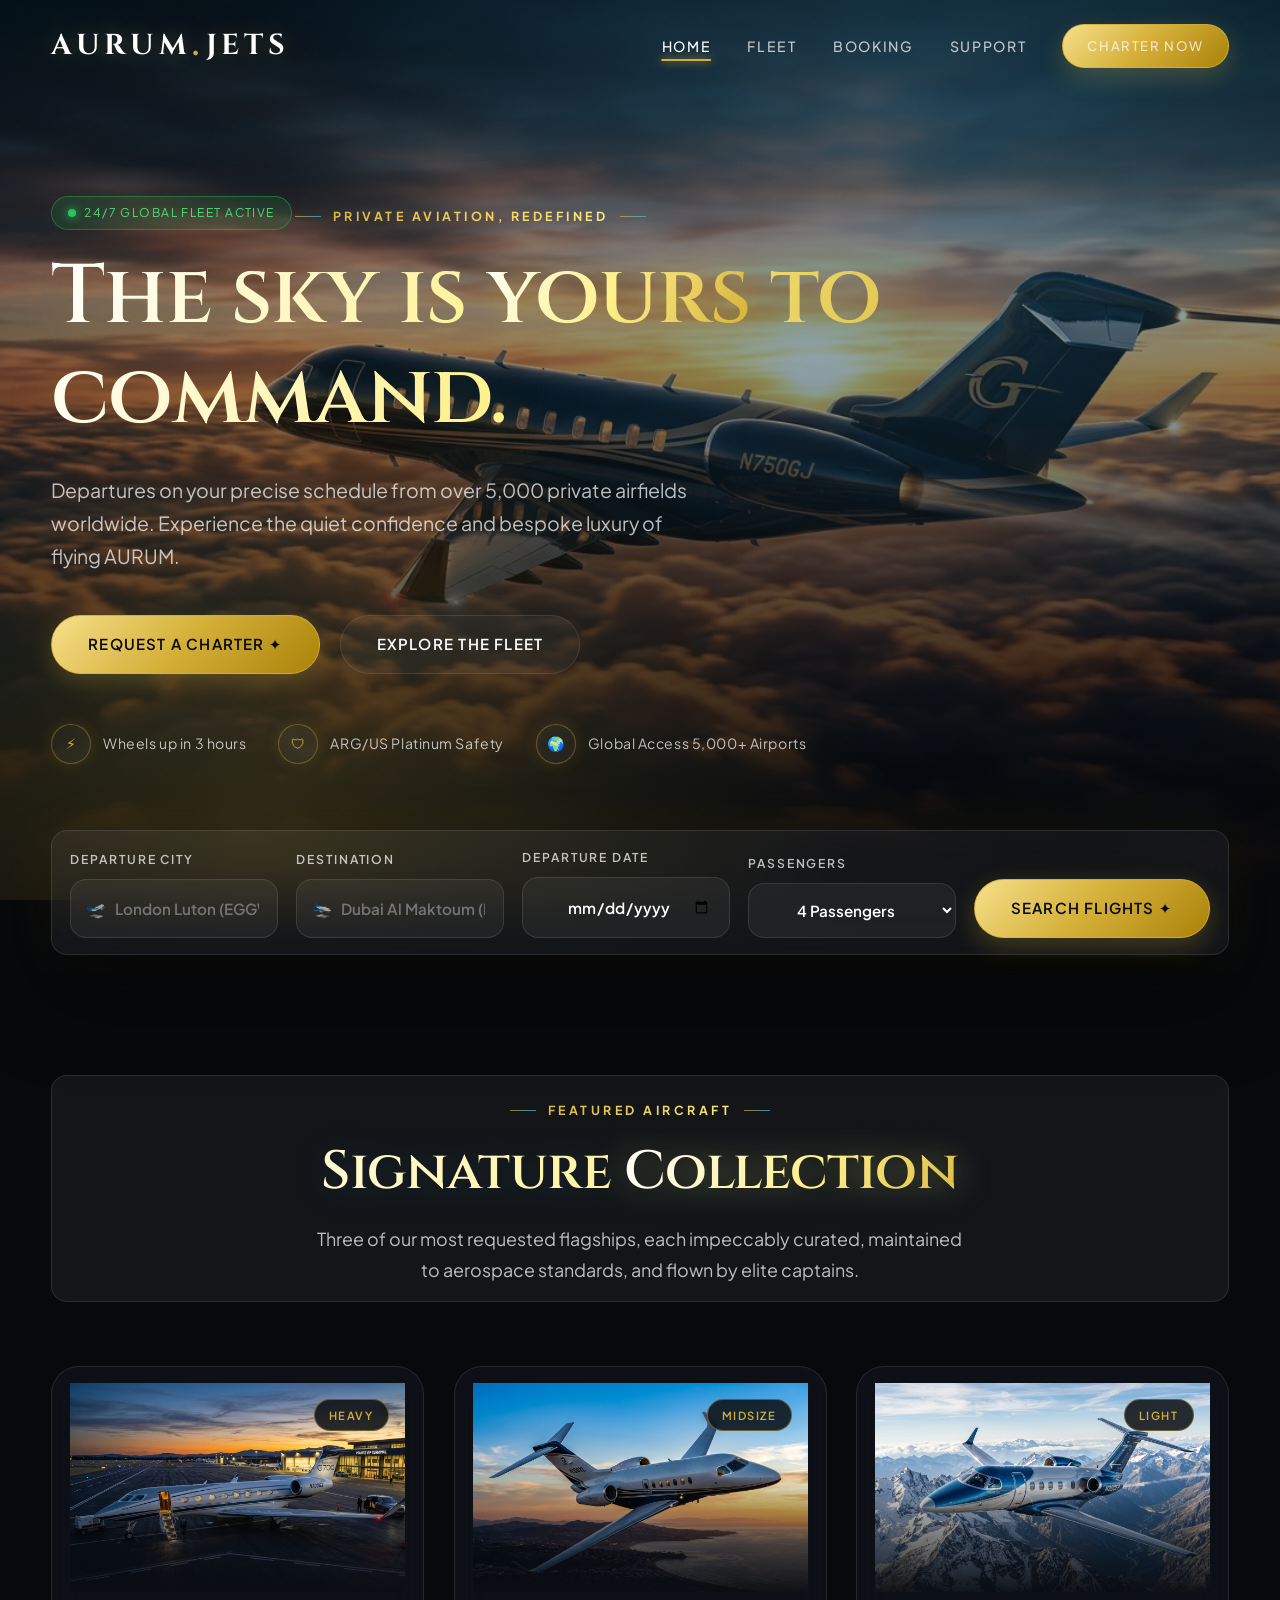
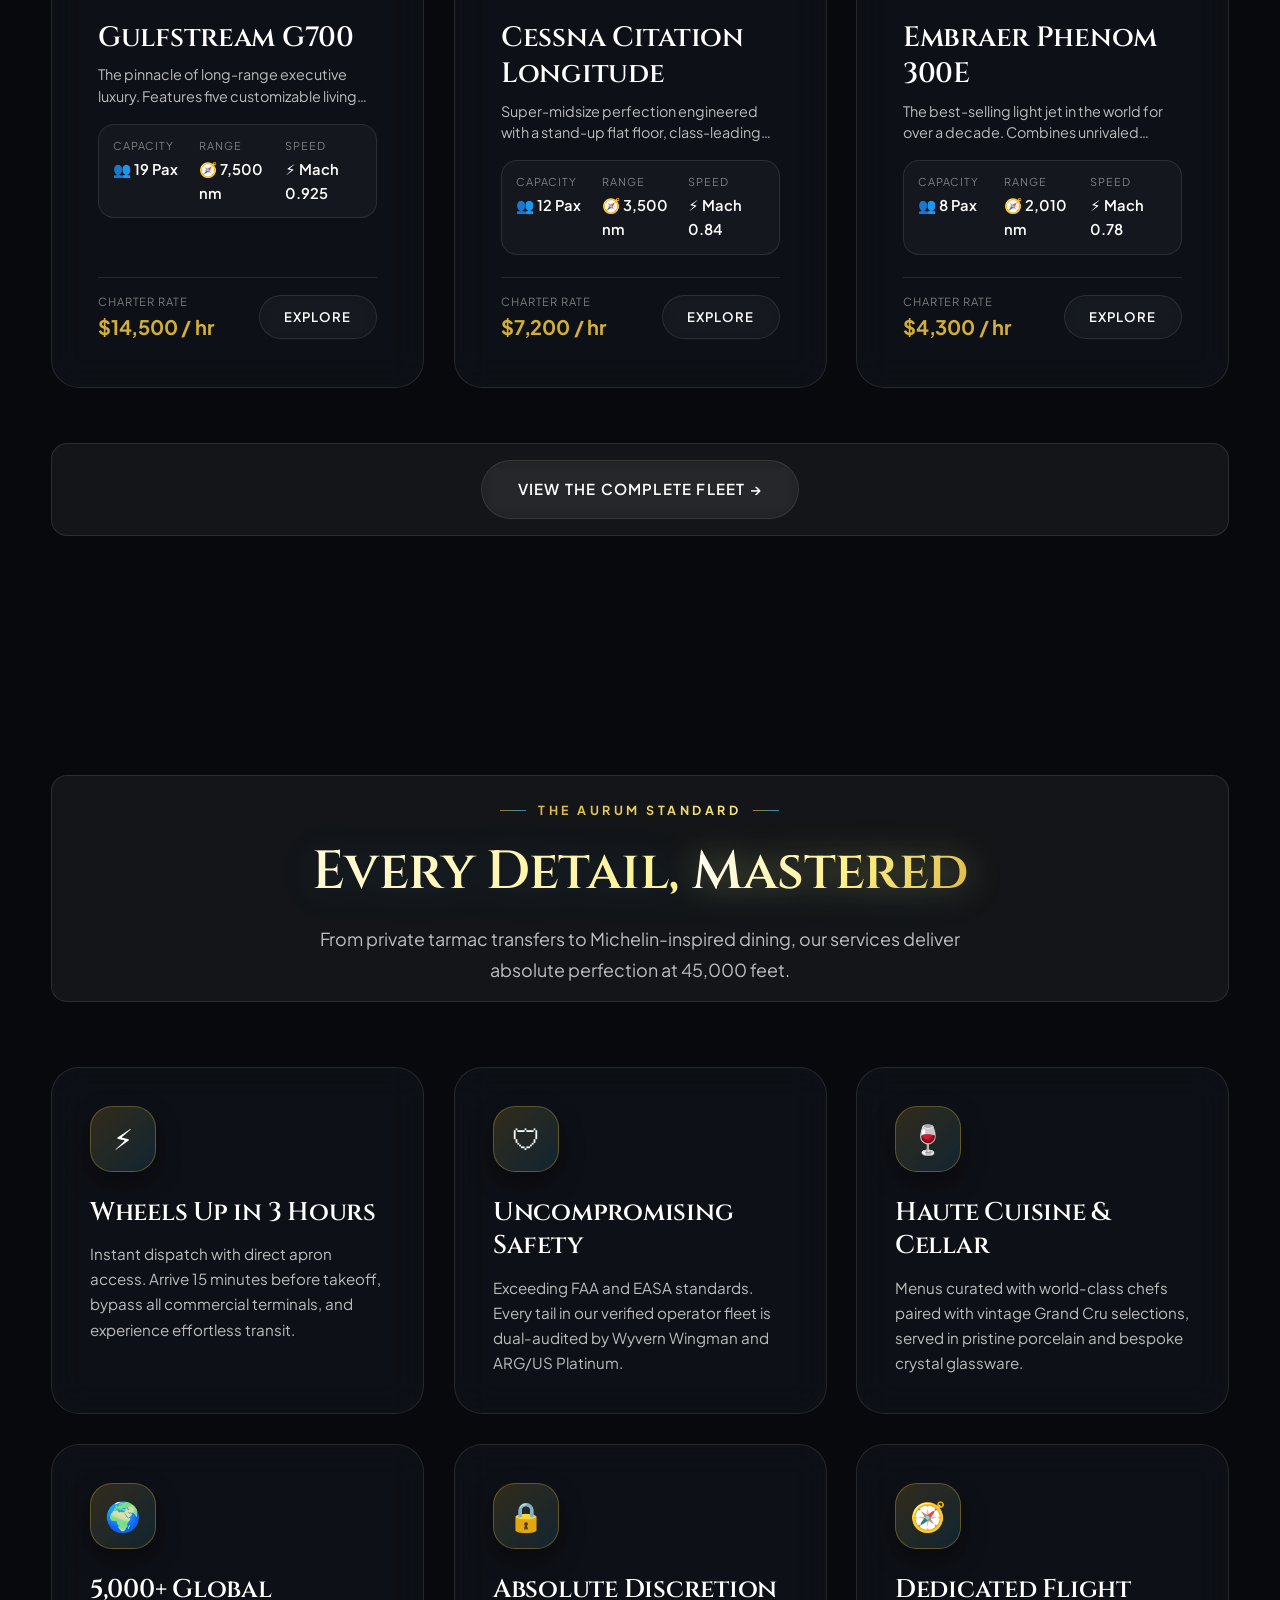
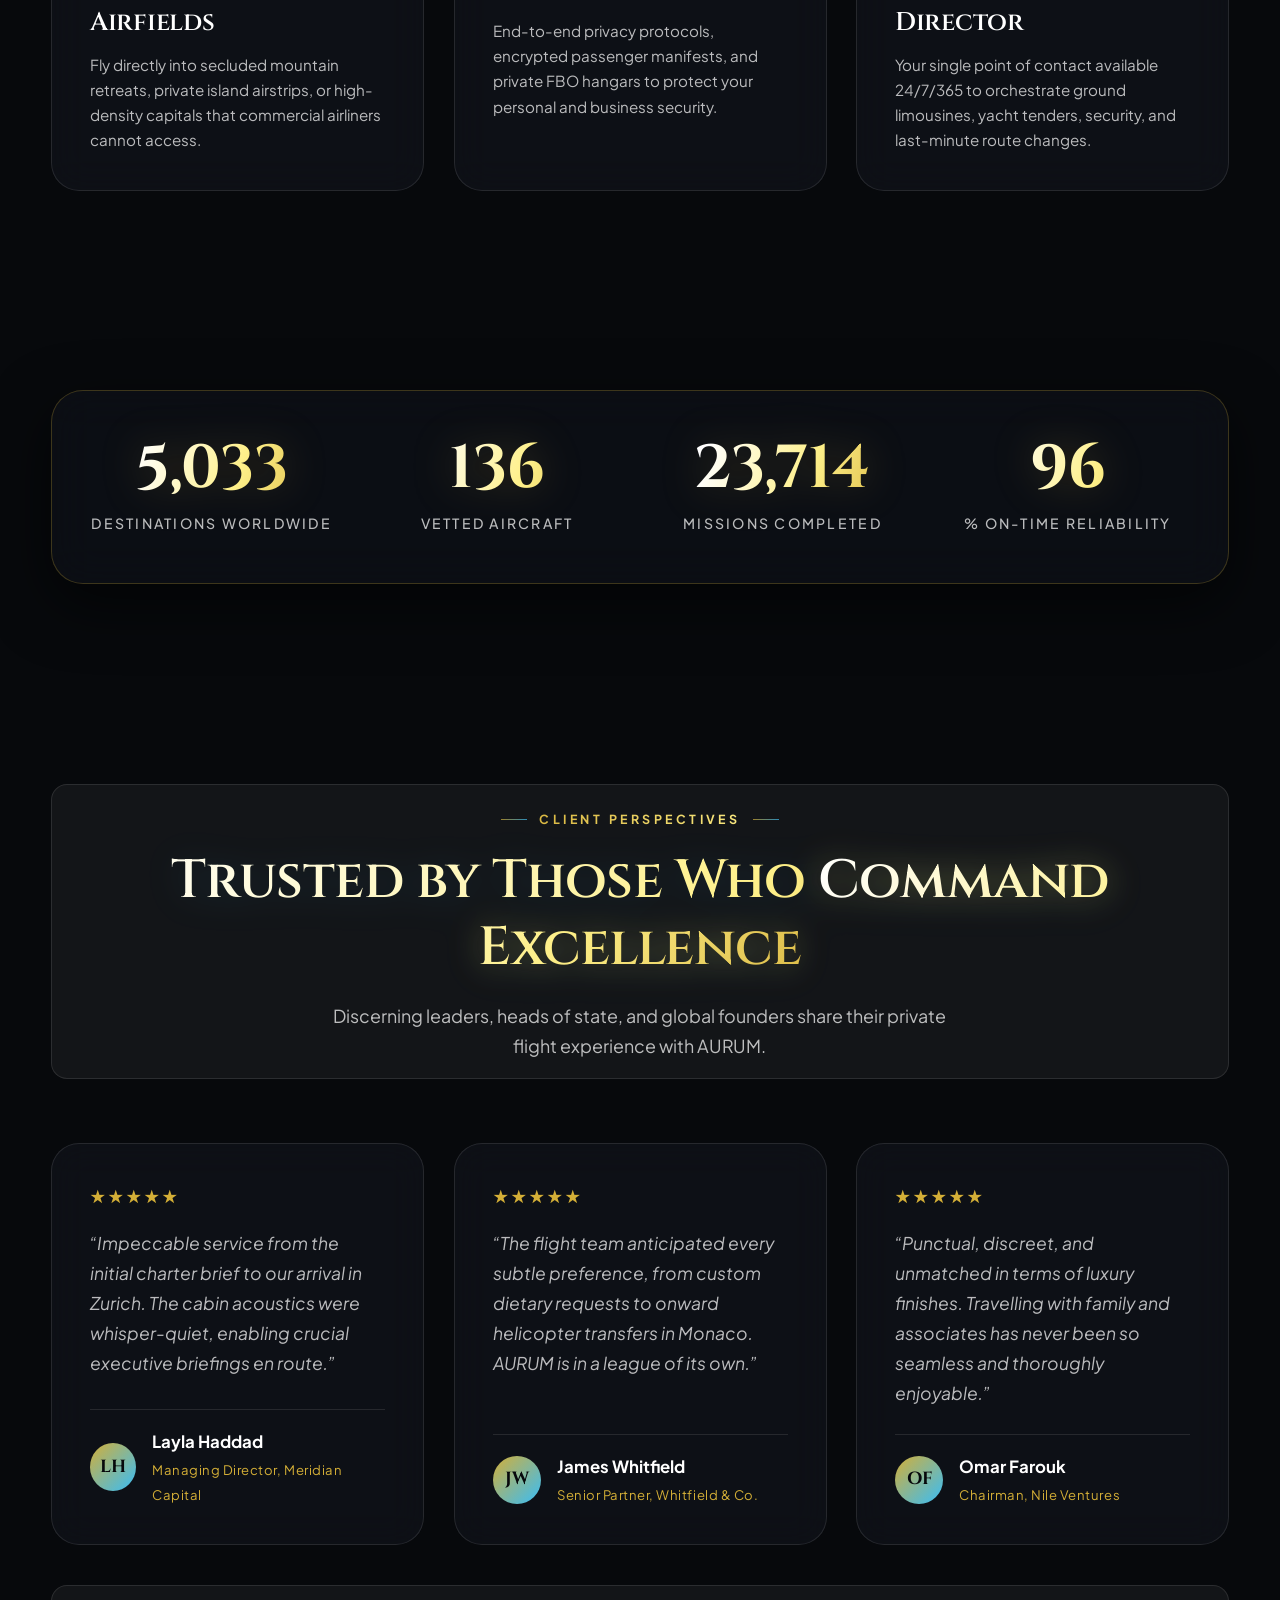
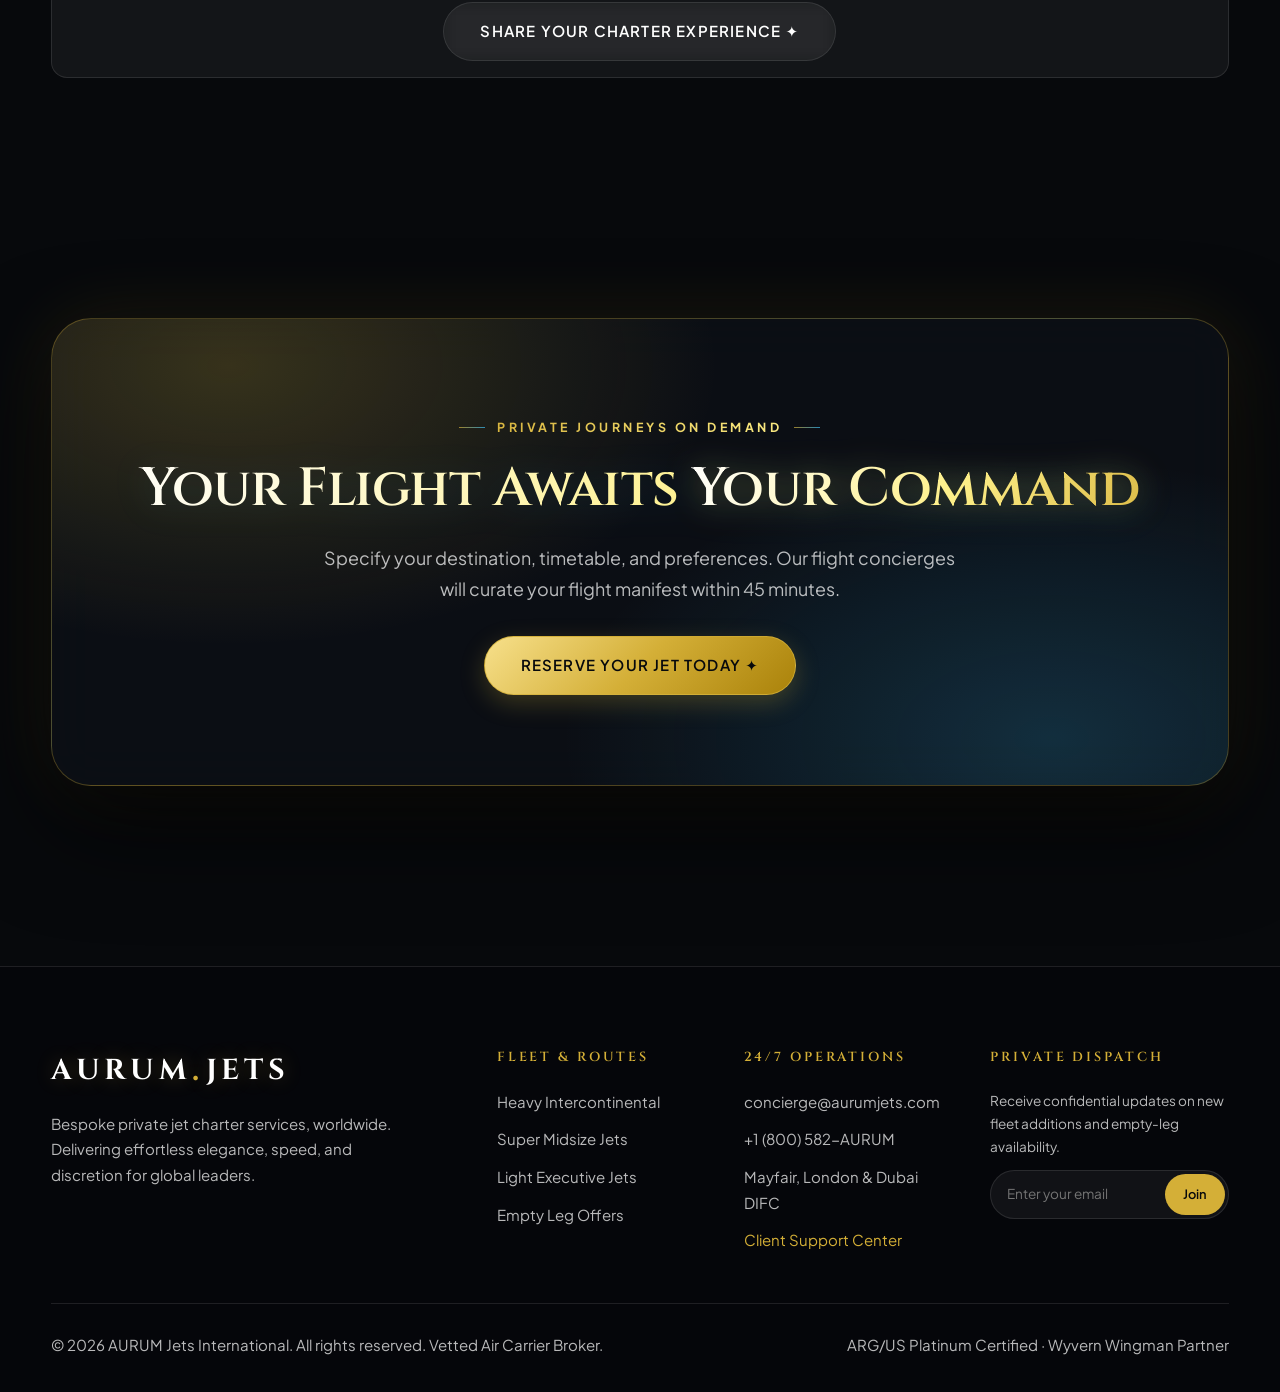
<file: index.html>
<!DOCTYPE html>
<html lang="en">
<head>
<meta charset="UTF-8">
<meta name="viewport" content="width=device-width, initial-scale=1.0">
<title>AURUM Jets — Ultra-Luxury Private Jet Charter</title>
<meta name="description" content="AURUM Jets: bespoke private jet charter, worldwide, on your schedule. Fly with unmatched luxury, discretion, and speed.">
<link rel="preconnect" href="https://fonts.googleapis.com">
<link rel="preconnect" href="https://fonts.gstatic.com" crossorigin>
<link href="https://fonts.googleapis.com/css2?family=Cinzel:wght@500;600;700;800&family=Plus+Jakarta+Sans:wght@300;400;500;600;700&display=swap" rel="stylesheet">
<link rel="stylesheet" href="style.css">
</head>
<body>

<div class="scroll-progress"></div>

<header class="hdr">
  <nav class="wrap nav">
    <a href="index.html" class="logo">AURUM<span>.</span>JETS</a>
    <ul class="links">
      <li><a href="index.html" class="on">Home</a></li>
      <li><a href="fleet.html">Fleet</a></li>
      <li><a href="booking.html">Booking</a></li>
      <li><a href="support.html">Support</a></li>
      <li><a href="booking.html" class="btn sm">Charter Now</a></li>
    </ul>
    <button class="burger" aria-label="Toggle navigation menu" aria-expanded="false">
      <span></span>
    </button>
  </nav>
</header>

<main>
  <!-- Hero Section -->
  <section class="hero">
    <div class="hero-bg"></div>
    <div class="wrap stagger">
      <div class="live-pill">
        <span class="dot"></span> 24/7 Global Fleet Active
      </div>
      <span class="eyebrow">Private Aviation, Redefined</span>
      <h1>The sky is <span class="gold">yours</span> to command.</h1>
      <p class="lead">Departures on your precise schedule from over 5,000 private airfields worldwide. Experience the quiet confidence and bespoke luxury of flying AURUM.</p>
      <div class="hero-btns">
        <a href="booking.html" class="btn">Request a Charter ✦</a>
        <a href="fleet.html" class="btn ghost">Explore The Fleet</a>
      </div>
      <div class="hero-badges">
        <div class="hero-badge-item">
          <div class="icon">⚡</div>
          <span>Wheels up in 3 hours</span>
        </div>
        <div class="hero-badge-item">
          <div class="icon">🛡</div>
          <span>ARG/US Platinum Safety</span>
        </div>
        <div class="hero-badge-item">
          <div class="icon">🌍</div>
          <span>Global Access 5,000+ Airports</span>
        </div>
      </div>
    </div>
  </section>

  <!-- Flight Quick Search -->
  <section class="search">
    <div class="wrap">
      <form class="sbar reveal" id="quickSearch">
        <label class="f">
          Departure City
          <div class="in-wrap">
            <span class="in-icon">🛫</span>
            <input class="in" name="from" placeholder="London Luton (EGGW) or Paris" required>
          </div>
        </label>
        <label class="f">
          Destination
          <div class="in-wrap">
            <span class="in-icon">🛬</span>
            <input class="in" name="to" placeholder="Dubai Al Maktoum (DWC) or NY" required>
          </div>
        </label>
        <label class="f">
          Departure Date
          <div class="in-wrap">
            <input class="in" type="date" name="date" required>
          </div>
        </label>
        <label class="f">
          Passengers
          <div class="in-wrap">
            <select class="in" name="pax">
              <option value="1">1 Passenger</option>
              <option value="2">2 Passengers</option>
              <option value="4" selected>4 Passengers</option>
              <option value="6">6 Passengers</option>
              <option value="8">8 Passengers</option>
              <option value="10">10 Passengers</option>
              <option value="14">14+ Passengers</option>
            </select>
          </div>
        </label>
        <button class="btn" type="submit">Search Flights ✦</button>
      </form>
    </div>
  </section>

  <!-- Featured Aircraft -->
  <section>
    <div class="wrap">
      <div class="head centered reveal">
        <span class="eyebrow">Featured Aircraft</span>
        <h2>Signature <span class="gold">Collection</span></h2>
        <p class="lead">Three of our most requested flagships, each impeccably curated, maintained to aerospace standards, and flown by elite captains.</p>
      </div>
      <div class="grid3" id="featured"></div>
      <div style="text-align:center;margin-top:54px" class="reveal">
        <a href="fleet.html" class="btn ghost">View The Complete Fleet →</a>
      </div>
    </div>
  </section>

  <!-- Why AURUM Features -->
  <section>
    <div class="wrap">
      <div class="head centered reveal">
        <span class="eyebrow">The AURUM Standard</span>
        <h2>Every Detail, <span class="gold">Mastered</span></h2>
        <p class="lead">From private tarmac transfers to Michelin-inspired dining, our services deliver absolute perfection at 45,000 feet.</p>
      </div>
      <div class="grid3">
        <div class="card feat reveal">
          <div class="ic-wrap">⚡</div>
          <h3>Wheels Up in 3 Hours</h3>
          <p>Instant dispatch with direct apron access. Arrive 15 minutes before takeoff, bypass all commercial terminals, and experience effortless transit.</p>
        </div>
        <div class="card feat reveal">
          <div class="ic-wrap">🛡</div>
          <h3>Uncompromising Safety</h3>
          <p>Exceeding FAA and EASA standards. Every tail in our verified operator fleet is dual-audited by Wyvern Wingman and ARG/US Platinum.</p>
        </div>
        <div class="card feat reveal">
          <div class="ic-wrap">🍷</div>
          <h3>Haute Cuisine & Cellar</h3>
          <p>Menus curated with world-class chefs paired with vintage Grand Cru selections, served in pristine porcelain and bespoke crystal glassware.</p>
        </div>
        <div class="card feat reveal">
          <div class="ic-wrap">🌍</div>
          <h3>5,000+ Global Airfields</h3>
          <p>Fly directly into secluded mountain retreats, private island airstrips, or high-density capitals that commercial airliners cannot access.</p>
        </div>
        <div class="card feat reveal">
          <div class="ic-wrap">🔒</div>
          <h3>Absolute Discretion</h3>
          <p>End-to-end privacy protocols, encrypted passenger manifests, and private FBO hangars to protect your personal and business security.</p>
        </div>
        <div class="card feat reveal">
          <div class="ic-wrap">🧭</div>
          <h3>Dedicated Flight Director</h3>
          <p>Your single point of contact available 24/7/365 to orchestrate ground limousines, yacht tenders, security, and last-minute route changes.</p>
        </div>
      </div>
    </div>
  </section>

  <!-- Live Statistics Counter -->
  <section class="stats-section">
    <div class="wrap">
      <div class="stats-container reveal">
        <div class="stat-item">
          <strong data-count="5200">0</strong>
          <span>Destinations Worldwide</span>
        </div>
        <div class="stat-item">
          <strong data-count="140">0</strong>
          <span>Vetted Aircraft</span>
        </div>
        <div class="stat-item">
          <strong data-count="24500">0</strong>
          <span>Missions Completed</span>
        </div>
        <div class="stat-item">
          <strong data-count="99">0</strong>
          <span>% On-Time Reliability</span>
        </div>
      </div>
    </div>
  </section>

  <!-- Client Testimonials -->
  <section id="reviews">
    <div class="wrap">
      <div class="head centered reveal">
        <span class="eyebrow">Client Perspectives</span>
        <h2>Trusted by Those Who <span class="gold">Command Excellence</span></h2>
        <p class="lead">Discerning leaders, heads of state, and global founders share their private flight experience with AURUM.</p>
      </div>
      
      <!-- Dynamic Testimonials Grid loaded & updated via main.js -->
      <div class="grid3" id="testimonialsGrid"></div>

      <!-- Add Review Action Button -->
      <div class="review-actions-bar reveal">
        <button type="button" class="btn ghost" id="openReviewModal">Share Your Charter Experience ✦</button>
      </div>
    </div>
  </section>

  <!-- High-End Call to Action Banner -->
  <section>
    <div class="wrap">
      <div class="cta reveal">
        <span class="eyebrow">Private Journeys on Demand</span>
        <h2>Your Flight Awaits <span class="gold">Your Command</span></h2>
        <p class="lead" style="margin: 0 auto">Specify your destination, timetable, and preferences. Our flight concierges will curate your flight manifest within 45 minutes.</p>
        <a href="booking.html" class="btn">Reserve Your Jet Today ✦</a>
      </div>
    </div>
  </section>
</main>

<!-- Aircraft Details Modal -->
<div class="modal" id="modal" role="dialog" aria-modal="true" aria-label="Aircraft details">
  <div class="mbox">
    <button class="mclose" aria-label="Close modal">✕</button>
    <div id="mbody"></div>
  </div>
</div>

<!-- Client Review Submission Modal -->
<div class="modal" id="reviewModal" role="dialog" aria-modal="true" aria-label="Submit review">
  <div class="review-modal-box">
    <button class="mclose" id="closeReviewModal" aria-label="Close review modal">✕</button>
    <div class="head" style="margin-bottom:20px;">
      <span class="eyebrow" style="margin-bottom:6px;">Guest Verification</span>
      <h3>Share Your Charter Experience</h3>
      <p class="lead" style="font-size:0.95rem;">Your perspective assists fellow private aviation travellers.</p>
    </div>

    <form id="reviewForm" novalidate>
      <label class="f" style="margin-bottom:14px;">
        Rating Score
        <div class="rating-input" id="ratingInput">
          <button type="button" class="star-btn active" data-val="1">★</button>
          <button type="button" class="star-btn active" data-val="2">★</button>
          <button type="button" class="star-btn active" data-val="3">★</button>
          <button type="button" class="star-btn active" data-val="4">★</button>
          <button type="button" class="star-btn active" data-val="5">★</button>
        </div>
      </label>

      <div style="display:grid; grid-template-columns:1fr 1fr; gap:16px; margin-bottom:16px;">
        <label class="f">
          Your Name
          <input class="in" name="revName" placeholder="E.g. Lord Alexander Bennett" required>
        </label>
        <label class="f">
          Designation / Title
          <input class="in" name="revTitle" placeholder="E.g. Managing Director, Apex Capital">
        </label>
      </div>

      <label class="f" style="margin-bottom:18px;">
        Testimonial &amp; Cabin Impressions
        <textarea class="in" name="revComment" rows="4" placeholder="Detail your route, crew attentiveness, catering quality, and overall flight experience..." required></textarea>
      </label>

      <p class="errmsg" id="revErr" style="margin-bottom:14px;"></p>
      
      <button type="submit" class="btn" style="width:100%;">Publish Verified Review ✦</button>
    </form>
  </div>
</div>

<!-- Back to top floating button -->
<button class="back-to-top" aria-label="Scroll back to top">↑</button>

<footer>
  <div class="wrap">
    <div class="fcols">
      <div>
        <a href="index.html" class="logo">AURUM<span>.</span>JETS</a>
        <p style="margin-top:16px;max-width:340px">Bespoke private jet charter services, worldwide. Delivering effortless elegance, speed, and discretion for global leaders.</p>
      </div>
      <div>
        <h4>Fleet & Routes</h4>
        <ul>
          <li><a href="fleet.html">Heavy Intercontinental</a></li>
          <li><a href="fleet.html">Super Midsize Jets</a></li>
          <li><a href="fleet.html">Light Executive Jets</a></li>
          <li><a href="booking.html">Empty Leg Offers</a></li>
        </ul>
      </div>
      <div>
        <h4>24/7 Operations</h4>
        <ul>
          <li>concierge@aurumjets.com</li>
          <li>+1 (800) 582-AURUM</li>
          <li>Mayfair, London &amp; Dubai DIFC</li>
          <li><a href="support.html" style="color:var(--gold);">Client Support Center</a></li>
        </ul>
      </div>
      <div>
        <h4>Private Dispatch</h4>
        <p style="font-size:0.85rem;margin-bottom:12px">Receive confidential updates on new fleet additions and empty-leg availability.</p>
        <form class="newsletter-box" id="footerNewsletter">
          <input type="email" placeholder="Enter your email" aria-label="Email for dispatch updates" required>
          <button type="submit">Join</button>
        </form>
      </div>
    </div>
    <div class="copy">
      <p>© 2026 AURUM Jets International. All rights reserved. Vetted Air Carrier Broker.</p>
      <p>ARG/US Platinum Certified · Wyvern Wingman Partner</p>
    </div>
  </div>
</footer>

<script src="main.js"></script>
</body>
</html>
</file>
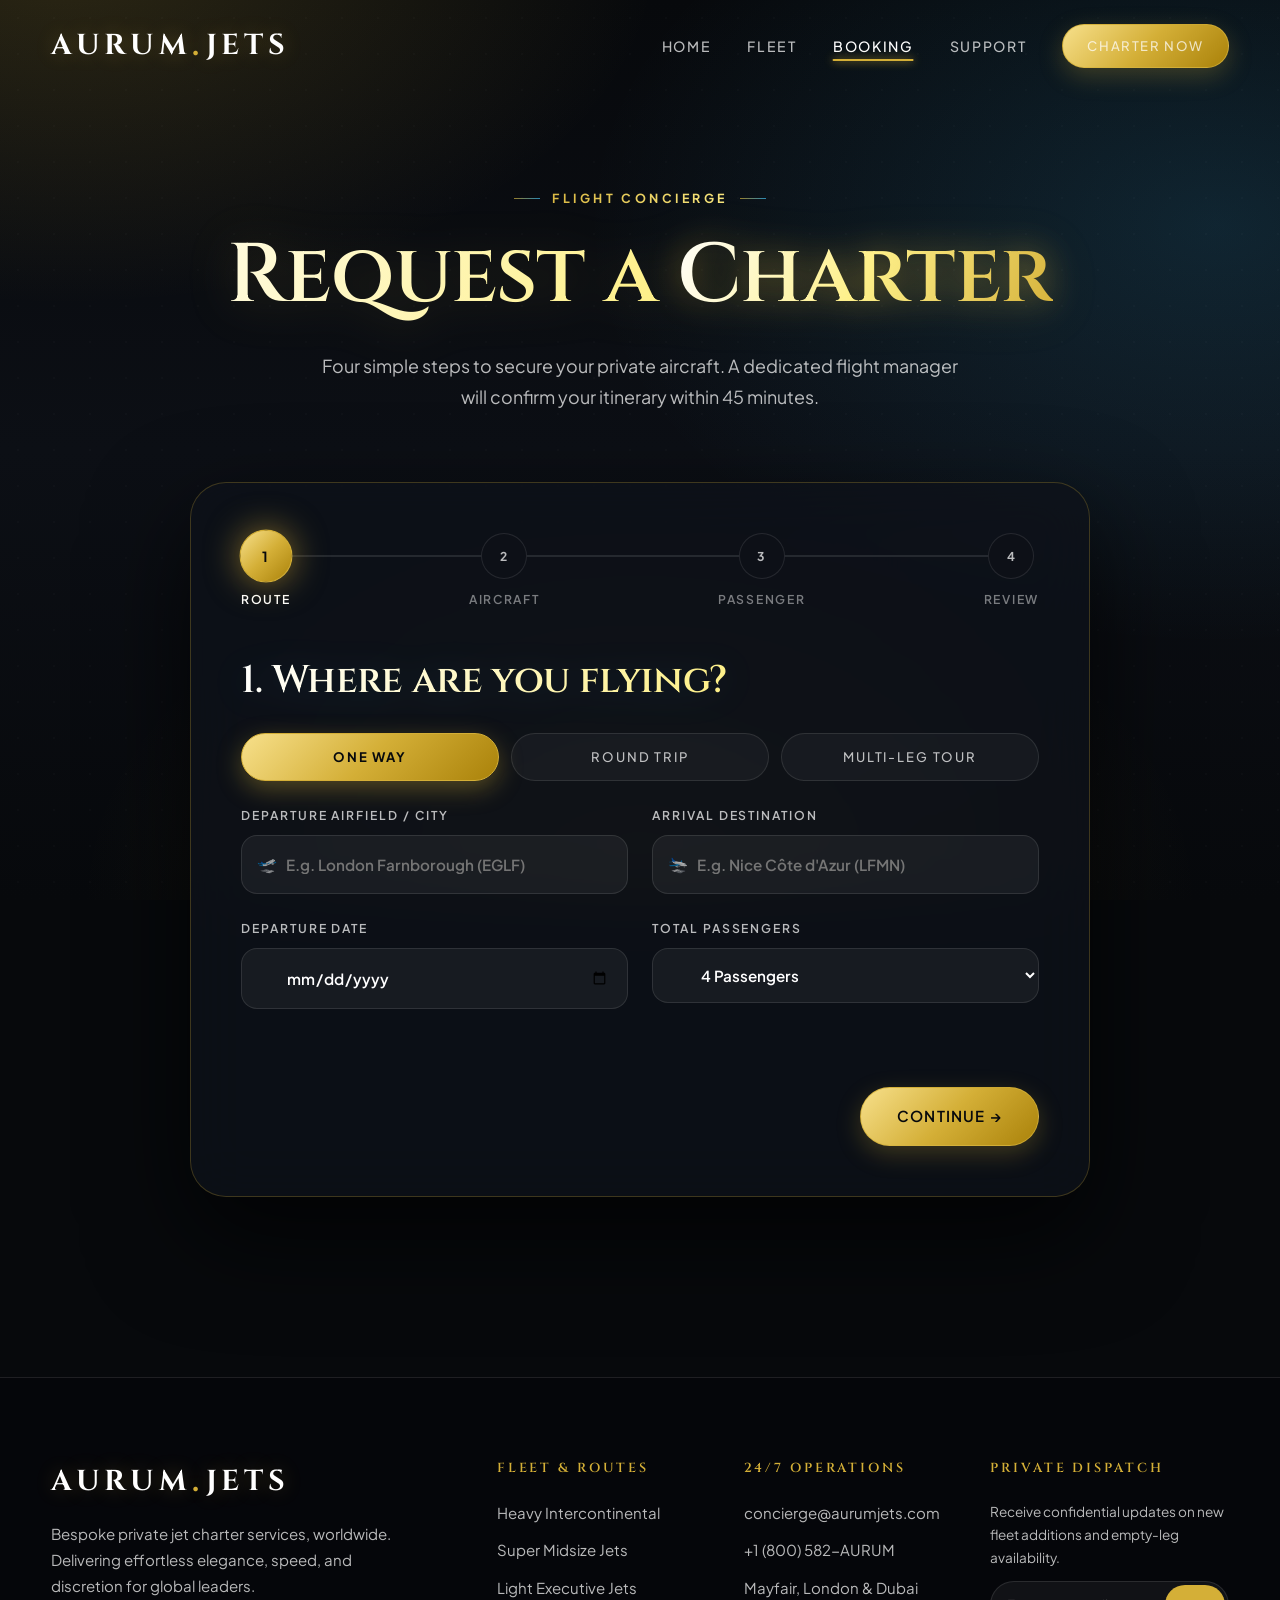
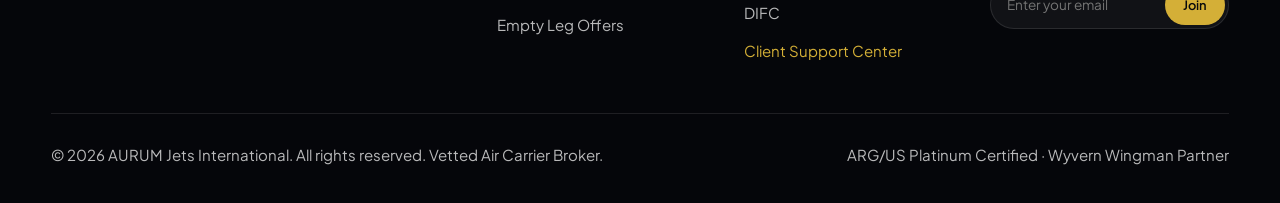
<file: booking.html>
<!DOCTYPE html>
<html lang="en">
<head>
<meta charset="UTF-8">
<meta name="viewport" content="width=device-width, initial-scale=1.0">
<title>Reserve Your Flight — AURUM Jets</title>
<meta name="description" content="Request your private jet charter in four seamless steps. Receive confirmed itinerary pricing from a dedicated flight manager.">
<link rel="preconnect" href="https://fonts.googleapis.com">
<link rel="preconnect" href="https://fonts.gstatic.com" crossorigin>
<link href="https://fonts.googleapis.com/css2?family=Cinzel:wght@500;600;700;800&family=Plus+Jakarta+Sans:wght@300;400;500;600;700&display=swap" rel="stylesheet">
<link rel="stylesheet" href="style.css">
</head>
<body>

<div class="scroll-progress"></div>

<header class="hdr">
  <nav class="wrap nav">
    <a href="index.html" class="logo">AURUM<span>.</span>JETS</a>
    <ul class="links">
      <li><a href="index.html">Home</a></li>
      <li><a href="fleet.html">Fleet</a></li>
      <li><a href="booking.html" class="on">Booking</a></li>
      <li><a href="support.html">Support</a></li>
      <li><a href="booking.html" class="btn sm">Charter Now</a></li>
    </ul>
    <button class="burger" aria-label="Toggle navigation menu" aria-expanded="false">
      <span></span>
    </button>
  </nav>
</header>

<main>
  <!-- Booking Hero Header -->
  <section class="page-hero">
    <div class="wrap stagger">
      <span class="eyebrow">Flight Concierge</span>
      <h1>Request a <span class="gold">Charter</span></h1>
      <p class="lead">Four simple steps to secure your private aircraft. A dedicated flight manager will confirm your itinerary within 45 minutes.</p>
    </div>
  </section>

  <!-- Multi-Step Booking Form -->
  <section style="padding-top: 20px">
    <div class="wrap">
      <form class="bk reveal" id="bookForm" novalidate>
        
        <!-- Progress Bar Indicator -->
        <div class="prog" role="tablist">
          <i></i>
          <div class="dot on"><em>1</em><span>Route</span></div>
          <div class="dot"><em>2</em><span>Aircraft</span></div>
          <div class="dot"><em>3</em><span>Passenger</span></div>
          <div class="dot"><em>4</em><span>Review</span></div>
        </div>

        <!-- Step 1: Routing & Dates -->
        <div class="step on">
          <h2>1. Where are you flying?</h2>
          <div class="fg">
            <div class="full seg" id="tripSeg">
              <button type="button" class="chip on" data-trip="One way">One Way</button>
              <button type="button" class="chip" data-trip="Round trip">Round Trip</button>
              <button type="button" class="chip" data-trip="Multi-city">Multi-Leg Tour</button>
            </div>
            
            <label class="f">
              Departure Airfield / City
              <div class="in-wrap">
                <span class="in-icon">🛫</span>
                <input class="in" name="from" placeholder="E.g. London Farnborough (EGLF)" required>
              </div>
            </label>
            
            <label class="f">
              Arrival Destination
              <div class="in-wrap">
                <span class="in-icon">🛬</span>
                <input class="in" name="to" placeholder="E.g. Nice Côte d'Azur (LFMN)" required>
              </div>
            </label>
            
            <label class="f">
              Departure Date
              <div class="in-wrap">
                <input class="in" type="date" name="date" required>
              </div>
            </label>
            
            <label class="f">
              Total Passengers
              <div class="in-wrap">
                <select class="in" name="pax">
                  <option value="1">1 Passenger</option>
                  <option value="2">2 Passengers</option>
                  <option value="4" selected>4 Passengers</option>
                  <option value="6">6 Passengers</option>
                  <option value="8">8 Passengers</option>
                  <option value="10">10 Passengers</option>
                  <option value="12">12 Passengers</option>
                  <option value="16">16+ Passengers</option>
                </select>
              </div>
            </label>
          </div>
        </div>

        <!-- Step 2: Aircraft Selection -->
        <div class="step">
          <h2>2. Choose your preferred jet</h2>
          <p class="lead" style="margin-bottom:24px;font-size:1rem">Select the aircraft tier that best suits your travel party, range requirements, and cabin expectations.</p>
          <div class="opts" id="jetOpts"></div>
        </div>

        <!-- Step 3: Passenger & Service Details -->
        <div class="step">
          <h2>3. Lead passenger &amp; preferences</h2>
          <div class="fg">
            <label class="f full">
              Full Legal Name
              <input class="in" name="name" placeholder="As written on passport" required minlength="3">
            </label>
            
            <label class="f">
              Corporate / Direct Email
              <input class="in" type="email" name="email" placeholder="executive@company.com" required>
            </label>
            
            <label class="f">
              Direct Phone / WhatsApp
              <input class="in" type="tel" name="phone" placeholder="+1 (555) 000-0000" required minlength="7">
            </label>
            
            <label class="f full">
              Special Catering, Chauffeur &amp; Pet Requirements
              <textarea class="in" name="notes" rows="4" placeholder="Michelin dining requests, vintage champagne, tarmac limousine transfers, pet transport, security team..."></textarea>
            </label>
          </div>
        </div>

        <!-- Step 4: Summary & Confirmation -->
        <div class="step">
          <h2>4. Review your itinerary</h2>
          <div class="sum" id="sum"></div>
          <p class="lead" style="margin-top:22px;font-size:0.92rem;color:var(--subtle)">
            * This submission is an expedited flight reservation inquiry. Your assigned private flight manager will contact you within 45 minutes with confirmed tail numbers and direct contract pricing.
          </p>
        </div>

        <!-- Submission Success State -->
        <div class="step" id="done">
          <div class="done">
            <div class="ok">✓</div>
            <h2>Reservation Inquiry Received</h2>
            <p class="lead" style="margin: 0 auto">
              Your flight dossier has been transmitted to our 24/7 flight operations center. A dedicated flight director is preparing your custom flight brief.
            </p>
            <div class="ref-box">
              <small>Charter Reference Code</small>
              <div class="ref" id="ref">AUR-XXXXXX</div>
            </div>
            <div style="display:flex;gap:14px;justify-content:center;flex-wrap:wrap">
              <a href="index.html" class="btn">Return to Home</a>
              <a href="fleet.html" class="btn ghost">Browse Full Fleet</a>
            </div>
          </div>
        </div>

        <!-- Form Feedback & Navigation Actions -->
        <p class="errmsg" id="err" role="alert"></p>
        
        <div class="actions">
          <button type="button" class="btn ghost" id="back">← Previous Step</button>
          <button type="button" class="btn" id="next">Continue →</button>
        </div>
      </form>
    </div>
  </section>
</main>

<button class="back-to-top" aria-label="Scroll back to top">↑</button>

<footer>
  <div class="wrap">
    <div class="fcols">
      <div>
        <a href="index.html" class="logo">AURUM<span>.</span>JETS</a>
        <p style="margin-top:16px;max-width:340px">Bespoke private jet charter services, worldwide. Delivering effortless elegance, speed, and discretion for global leaders.</p>
      </div>
      <div>
        <h4>Fleet & Routes</h4>
        <ul>
          <li><a href="fleet.html">Heavy Intercontinental</a></li>
          <li><a href="fleet.html">Super Midsize Jets</a></li>
          <li><a href="fleet.html">Light Executive Jets</a></li>
          <li><a href="booking.html">Empty Leg Offers</a></li>
        </ul>
      </div>
      <div>
        <h4>24/7 Operations</h4>
        <ul>
          <li>concierge@aurumjets.com</li>
          <li>+1 (800) 582-AURUM</li>
          <li>Mayfair, London &amp; Dubai DIFC</li>
          <li><a href="support.html" style="color:var(--gold);">Client Support Center</a></li>
        </ul>
      </div>
      <div>
        <h4>Private Dispatch</h4>
        <p style="font-size:0.85rem;margin-bottom:12px">Receive confidential updates on new fleet additions and empty-leg availability.</p>
        <form class="newsletter-box" id="footerNewsletter">
          <input type="email" placeholder="Enter your email" aria-label="Email for dispatch updates" required>
          <button type="submit">Join</button>
        </form>
      </div>
    </div>
    <div class="copy">
      <p>© 2026 AURUM Jets International. All rights reserved. Vetted Air Carrier Broker.</p>
      <p>ARG/US Platinum Certified · Wyvern Wingman Partner</p>
    </div>
  </div>
</footer>

<script src="main.js"></script>
</body>
</html>
</file>
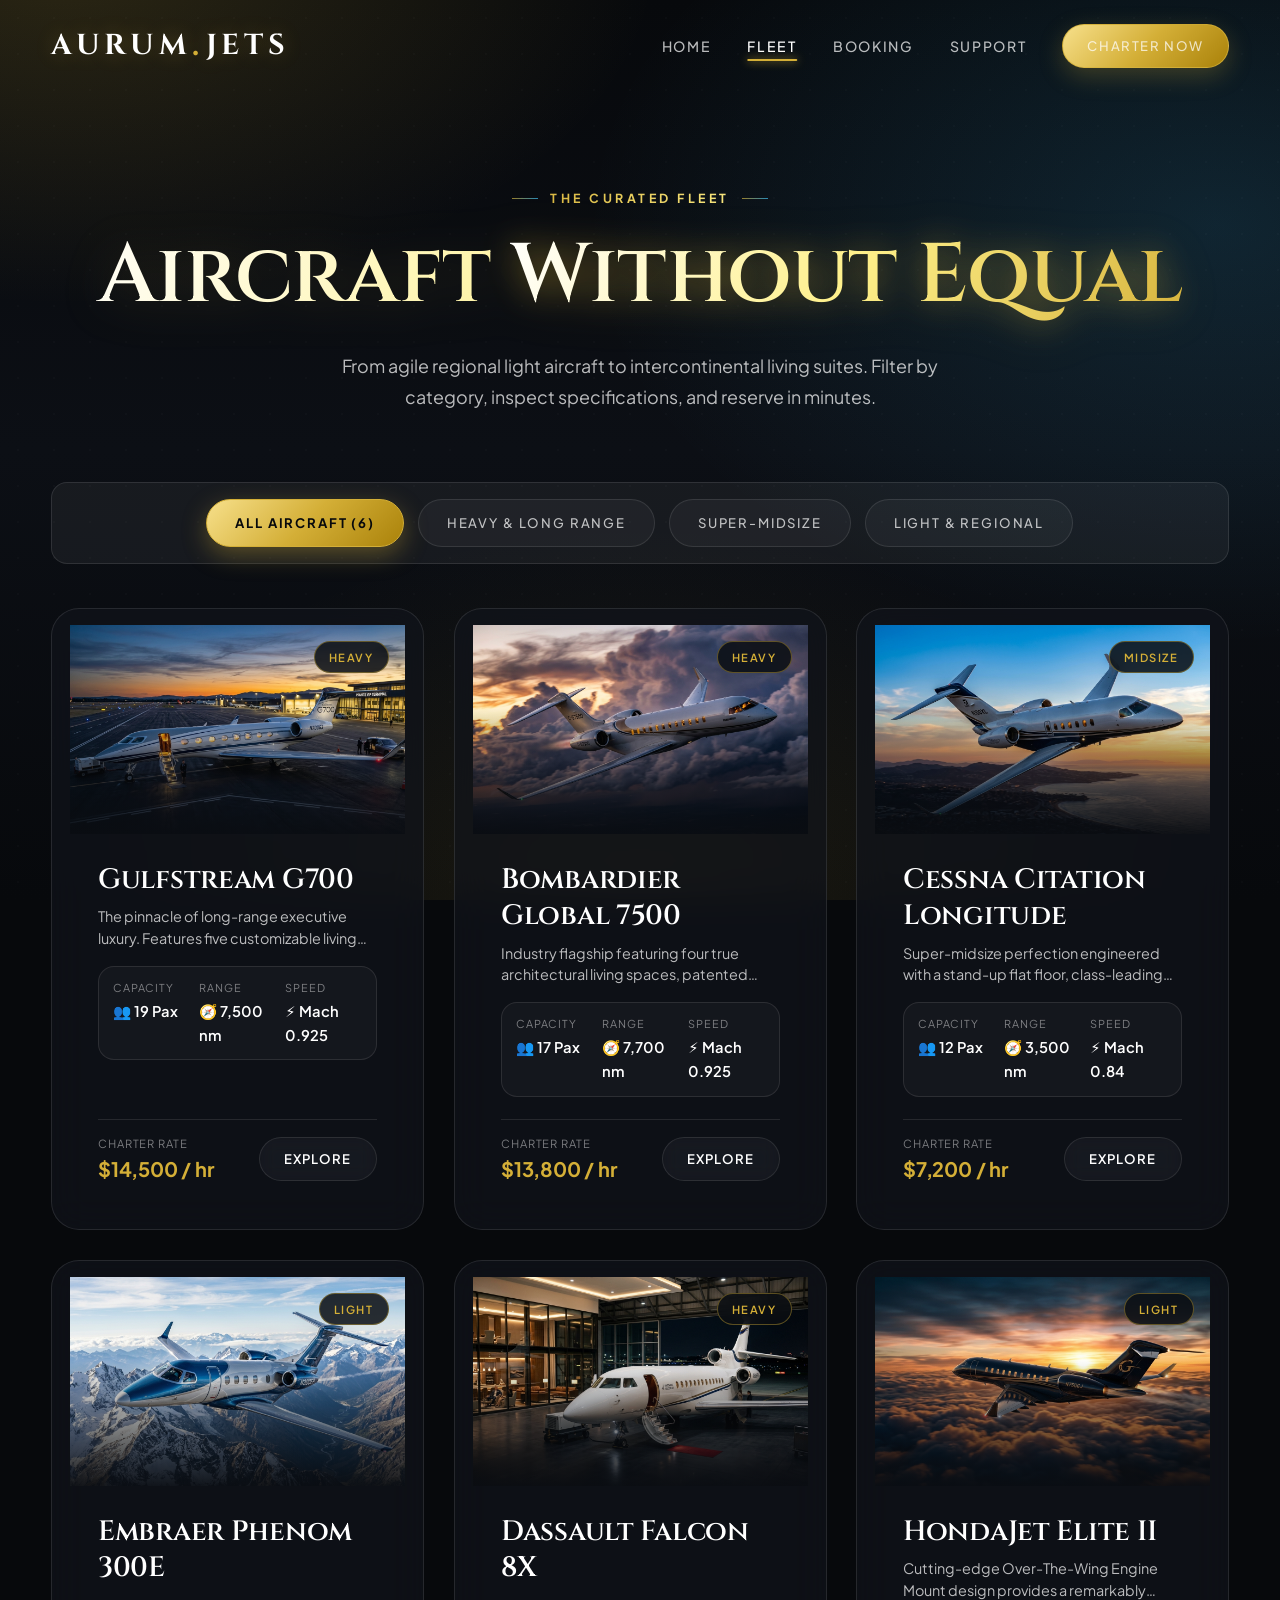
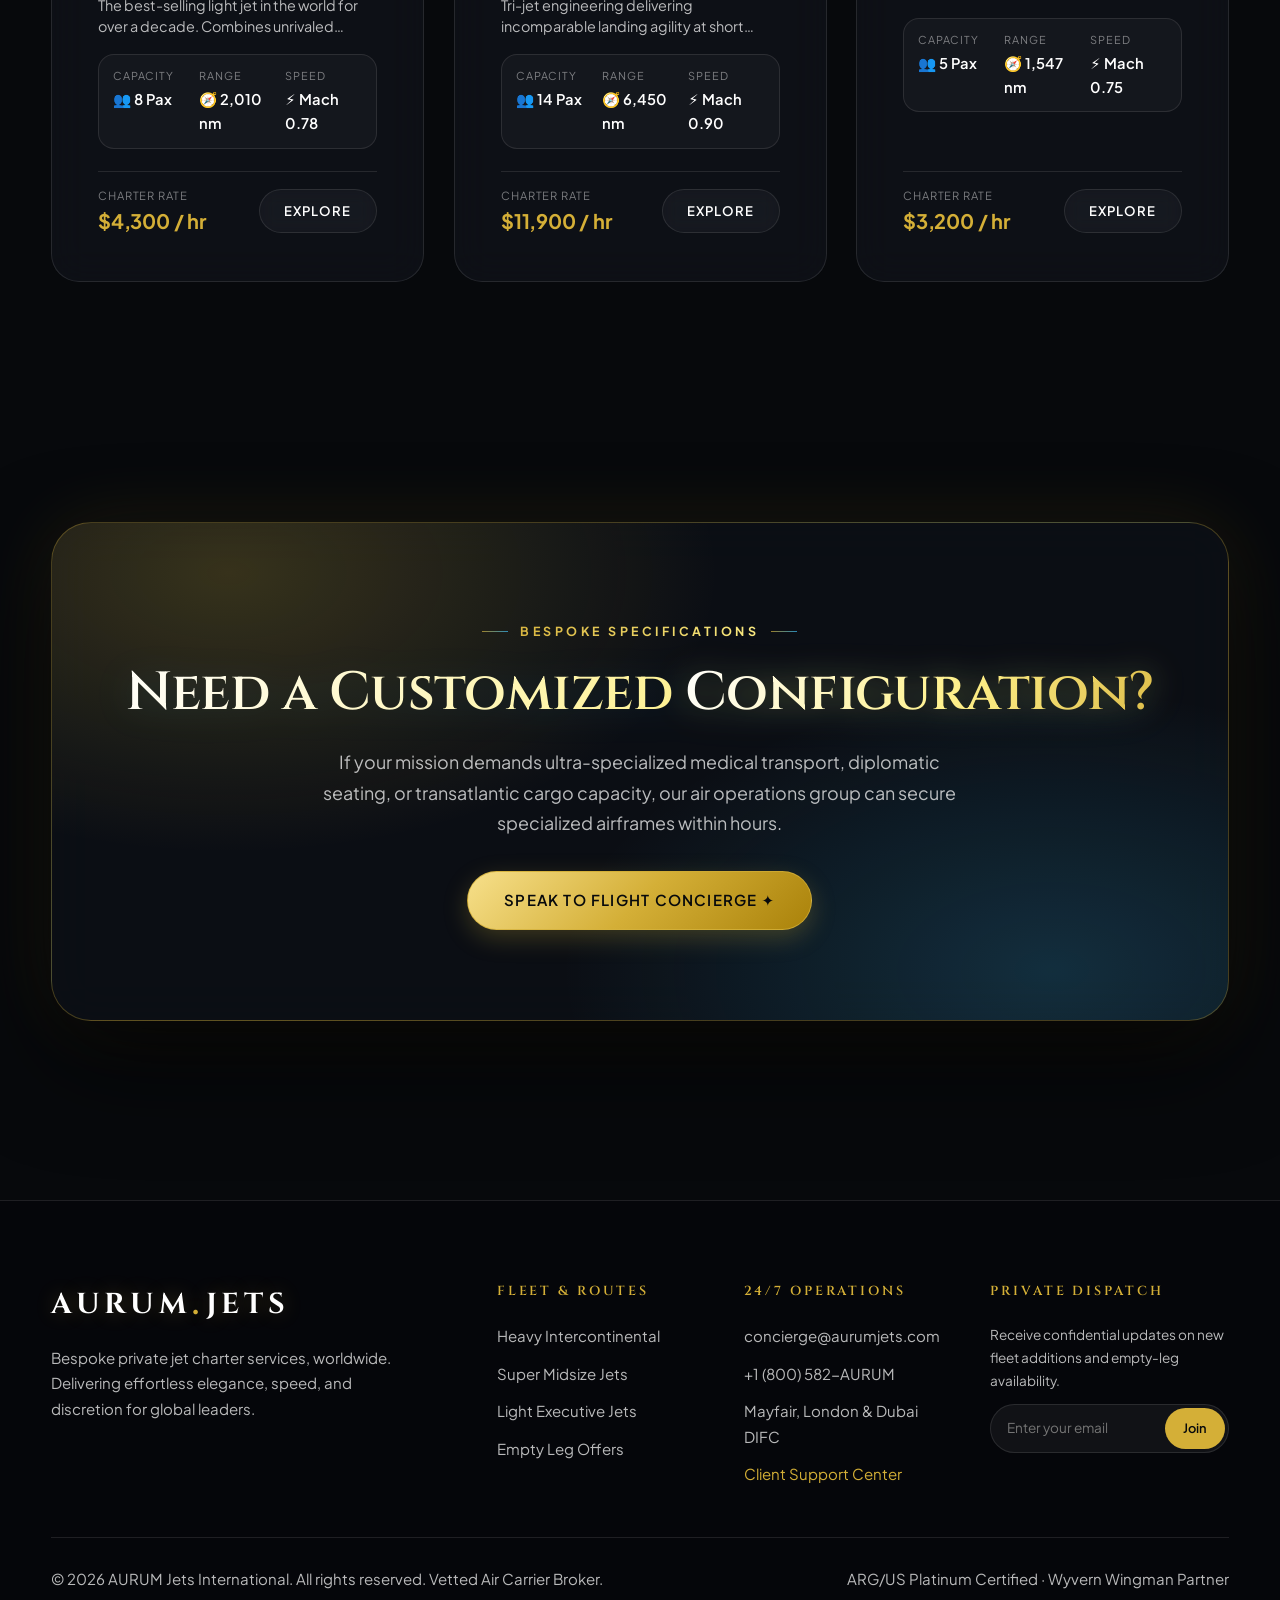
<file: fleet.html>
<!DOCTYPE html>
<html lang="en">
<head>
<meta charset="UTF-8">
<meta name="viewport" content="width=device-width, initial-scale=1.0">
<title>The Private Fleet — AURUM Jets</title>
<meta name="description" content="Explore the AURUM Jets curated fleet: light, midsize and heavy intercontinental jets available for worldwide bespoke charter.">
<link rel="preconnect" href="https://fonts.googleapis.com">
<link rel="preconnect" href="https://fonts.gstatic.com" crossorigin>
<link href="https://fonts.googleapis.com/css2?family=Cinzel:wght@500;600;700;800&family=Plus+Jakarta+Sans:wght@300;400;500;600;700&display=swap" rel="stylesheet">
<link rel="stylesheet" href="style.css">
</head>
<body>

<div class="scroll-progress"></div>

<header class="hdr">
  <nav class="wrap nav">
    <a href="index.html" class="logo">AURUM<span>.</span>JETS</a>
    <ul class="links">
      <li><a href="index.html">Home</a></li>
      <li><a href="fleet.html" class="on">Fleet</a></li>
      <li><a href="booking.html">Booking</a></li>
      <li><a href="support.html">Support</a></li>
      <li><a href="booking.html" class="btn sm">Charter Now</a></li>
    </ul>
    <button class="burger" aria-label="Toggle navigation menu" aria-expanded="false">
      <span></span>
    </button>
  </nav>
</header>

<main>
  <!-- Fleet Hero Header -->
  <section class="page-hero">
    <div class="wrap stagger">
      <span class="eyebrow">The Curated Fleet</span>
      <h1>Aircraft <span class="gold">Without Equal</span></h1>
      <p class="lead">From agile regional light aircraft to intercontinental living suites. Filter by category, inspect specifications, and reserve in minutes.</p>
    </div>
  </section>

  <!-- Filter & Aircraft Gallery -->
  <section style="padding-top: 20px">
    <div class="wrap">
      <div class="filters reveal" id="filters">
        <button class="chip on" data-filter="all">All Aircraft (6)</button>
        <button class="chip" data-filter="heavy">Heavy &amp; Long Range</button>
        <button class="chip" data-filter="midsize">Super-Midsize</button>
        <button class="chip" data-filter="light">Light &amp; Regional</button>
      </div>
      
      <div class="bento" id="bento"></div>
      
      <div class="empty" id="empty" hidden>
        <p>No aircraft matching the selected category at this time.</p>
      </div>
    </div>
  </section>
  
  <!-- Fleet Advantage Banner -->
  <section>
    <div class="wrap">
      <div class="cta reveal">
        <span class="eyebrow">Bespoke Specifications</span>
        <h2>Need a Customized <span class="gold">Configuration?</span></h2>
        <p class="lead" style="margin: 0 auto">If your mission demands ultra-specialized medical transport, diplomatic seating, or transatlantic cargo capacity, our air operations group can secure specialized airframes within hours.</p>
        <a href="booking.html" class="btn">Speak to Flight Concierge ✦</a>
      </div>
    </div>
  </section>
</main>

<!-- Details Modal -->
<div class="modal" id="modal" role="dialog" aria-modal="true" aria-label="Aircraft details">
  <div class="mbox">
    <button class="mclose" aria-label="Close modal">✕</button>
    <div id="mbody"></div>
  </div>
</div>

<button class="back-to-top" aria-label="Scroll back to top">↑</button>

<footer>
  <div class="wrap">
    <div class="fcols">
      <div>
        <a href="index.html" class="logo">AURUM<span>.</span>JETS</a>
        <p style="margin-top:16px;max-width:340px">Bespoke private jet charter services, worldwide. Delivering effortless elegance, speed, and discretion for global leaders.</p>
      </div>
      <div>
        <h4>Fleet & Routes</h4>
        <ul>
          <li><a href="fleet.html">Heavy Intercontinental</a></li>
          <li><a href="fleet.html">Super Midsize Jets</a></li>
          <li><a href="fleet.html">Light Executive Jets</a></li>
          <li><a href="booking.html">Empty Leg Offers</a></li>
        </ul>
      </div>
      <div>
        <h4>24/7 Operations</h4>
        <ul>
          <li>concierge@aurumjets.com</li>
          <li>+1 (800) 582-AURUM</li>
          <li>Mayfair, London &amp; Dubai DIFC</li>
          <li><a href="support.html" style="color:var(--gold);">Client Support Center</a></li>
        </ul>
      </div>
      <div>
        <h4>Private Dispatch</h4>
        <p style="font-size:0.85rem;margin-bottom:12px">Receive confidential updates on new fleet additions and empty-leg availability.</p>
        <form class="newsletter-box" id="footerNewsletter">
          <input type="email" placeholder="Enter your email" aria-label="Email for dispatch updates" required>
          <button type="submit">Join</button>
        </form>
      </div>
    </div>
    <div class="copy">
      <p>© 2026 AURUM Jets International. All rights reserved. Vetted Air Carrier Broker.</p>
      <p>ARG/US Platinum Certified · Wyvern Wingman Partner</p>
    </div>
  </div>
</footer>

<script src="main.js"></script>
</body>
</html>
</file>
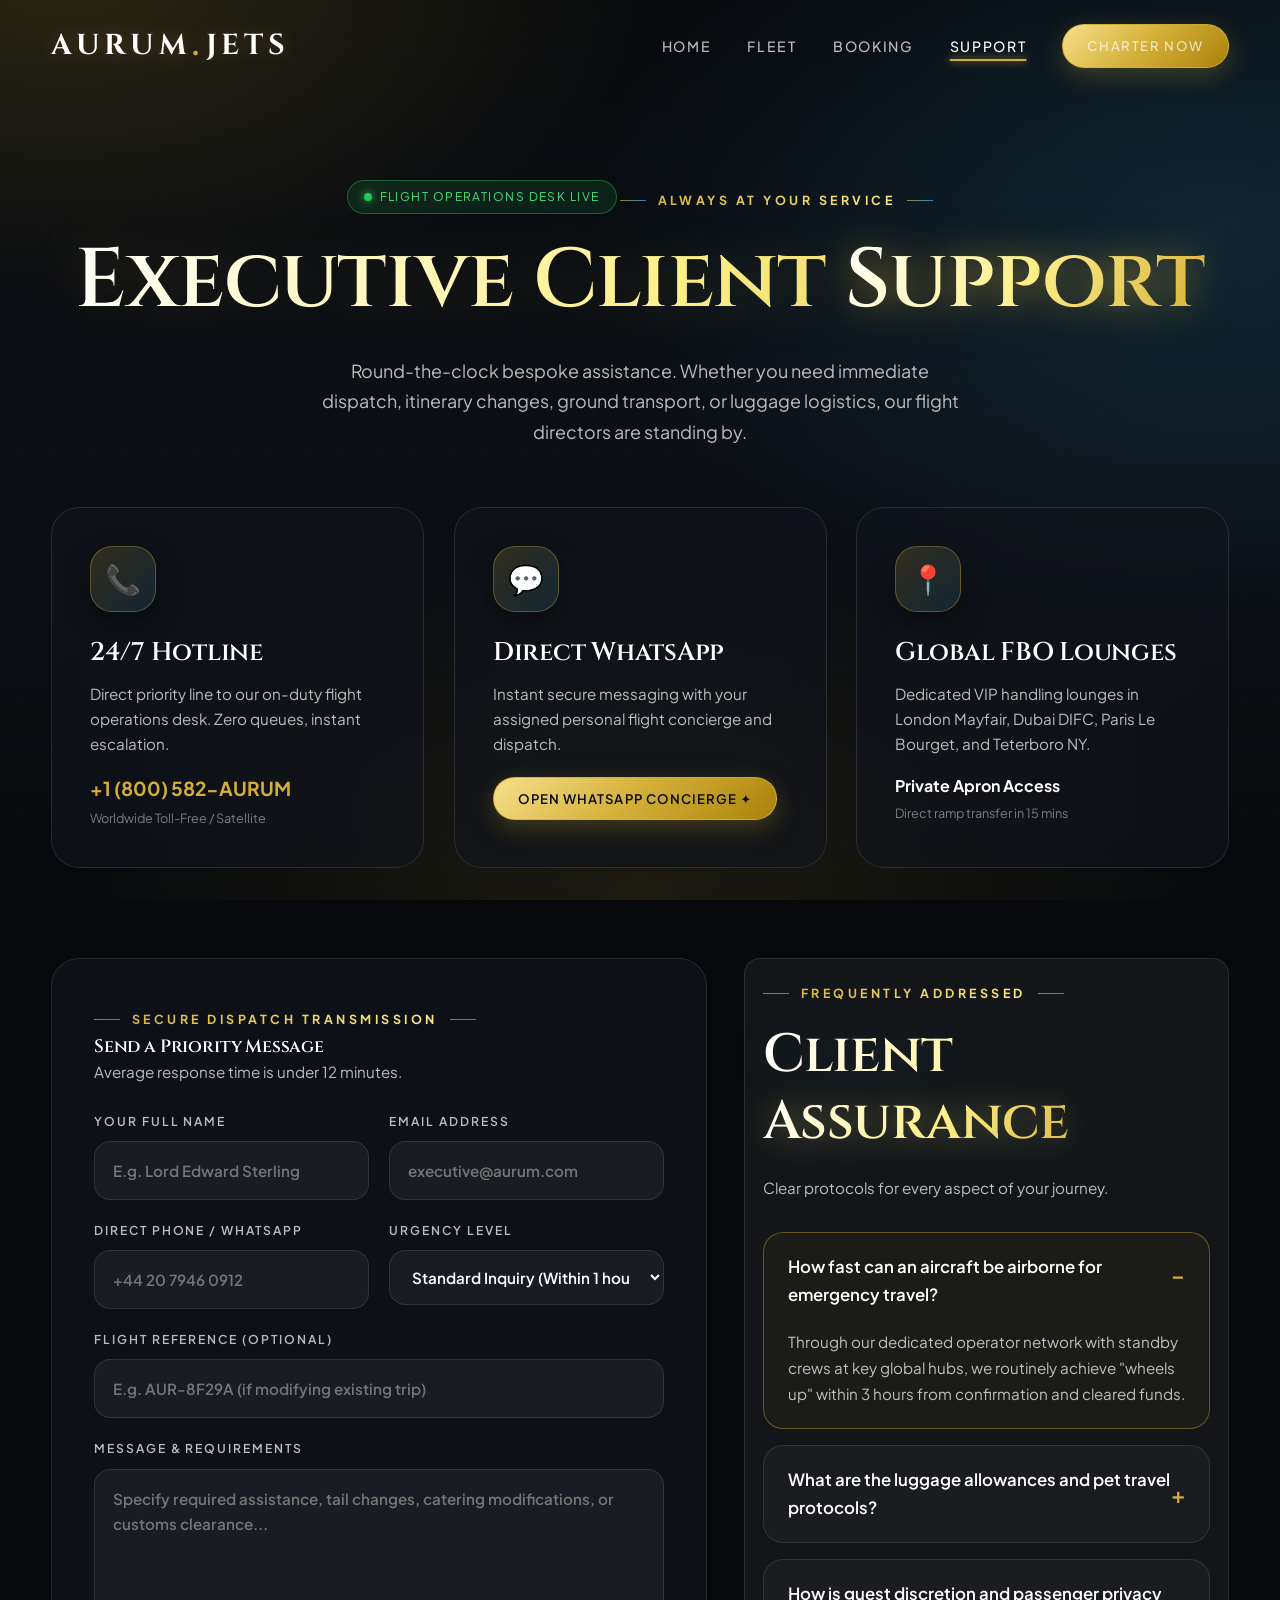
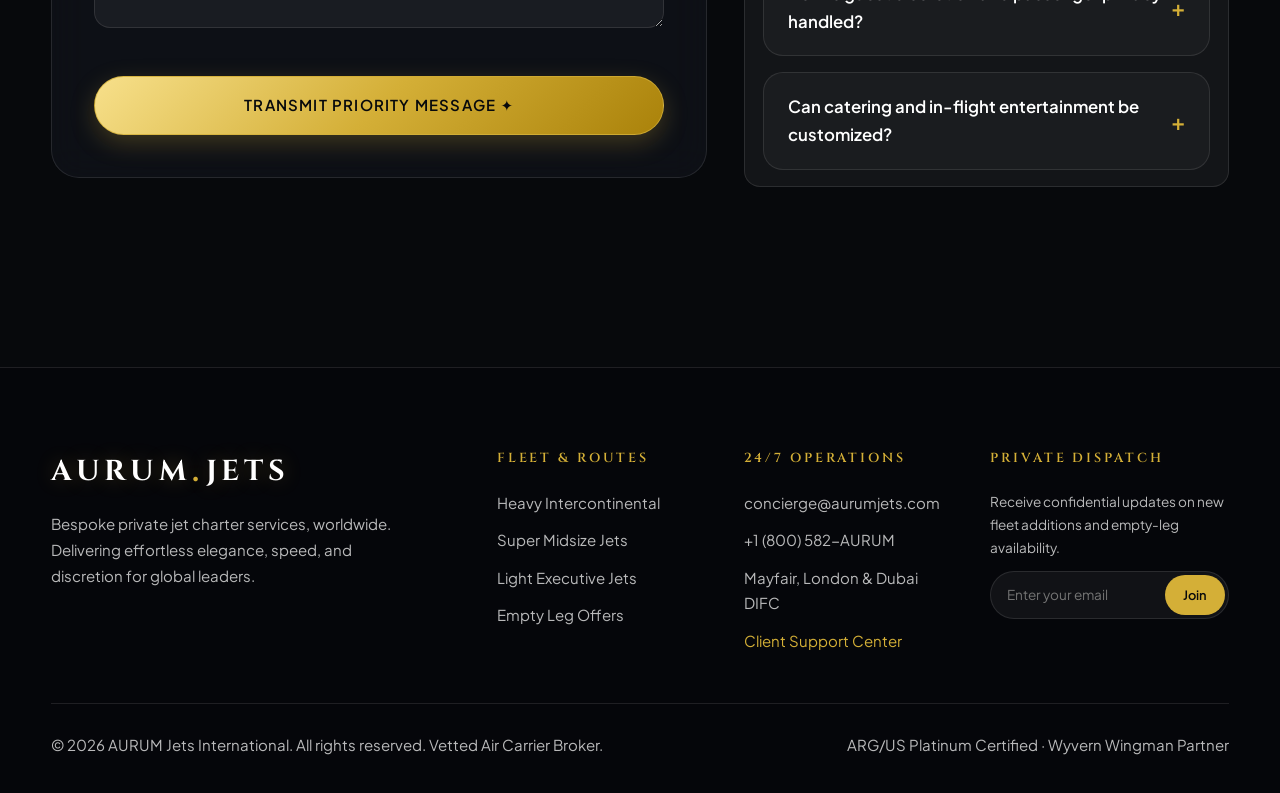
<file: support.html>
<!DOCTYPE html>
<html lang="en">
<head>
<meta charset="UTF-8">
<meta name="viewport" content="width=device-width, initial-scale=1.0">
<title>Client Support & Concierge — AURUM Jets</title>
<meta name="description" content="24/7 dedicated concierge and client support for AURUM Jets. Live operational tracking, flight coordination, and VIP dispatch.">
<link rel="preconnect" href="https://fonts.googleapis.com">
<link rel="preconnect" href="https://fonts.gstatic.com" crossorigin>
<link href="https://fonts.googleapis.com/css2?family=Cinzel:wght@500;600;700;800&family=Plus+Jakarta+Sans:wght@300;400;500;600;700&display=swap" rel="stylesheet">
<link rel="stylesheet" href="style.css">
</head>
<body>

<div class="scroll-progress"></div>

<header class="hdr">
  <nav class="wrap nav">
    <a href="index.html" class="logo">AURUM<span>.</span>JETS</a>
    <ul class="links">
      <li><a href="index.html">Home</a></li>
      <li><a href="fleet.html">Fleet</a></li>
      <li><a href="booking.html">Booking</a></li>
      <li><a href="support.html" class="on">Support</a></li>
      <li><a href="booking.html" class="btn sm">Charter Now</a></li>
    </ul>
    <button class="burger" aria-label="Toggle navigation menu" aria-expanded="false">
      <span></span>
    </button>
  </nav>
</header>

<main>
  <!-- Support Hero -->
  <section class="page-hero">
    <div class="wrap stagger">
      <div class="live-pill">
        <span class="dot"></span> Flight Operations Desk Live
      </div>
      <span class="eyebrow">Always At Your Service</span>
      <h1>Executive Client <span class="gold">Support</span></h1>
      <p class="lead">Round-the-clock bespoke assistance. Whether you need immediate dispatch, itinerary changes, ground transport, or luggage logistics, our flight directors are standing by.</p>
    </div>
  </section>

  <!-- Support Channels Grid -->
  <section style="padding-top: 10px; padding-bottom: 70px;">
    <div class="wrap">
      <div class="grid3">
        <div class="card feat reveal">
          <div class="ic-wrap">📞</div>
          <h3>24/7 Hotline</h3>
          <p>Direct priority line to our on-duty flight operations desk. Zero queues, instant escalation.</p>
          <div style="margin-top: 16px;">
            <b style="color:var(--gold); font-size:1.2rem; display:block;">+1 (800) 582-AURUM</b>
            <small style="color:var(--subtle);">Worldwide Toll-Free / Satellite</small>
          </div>
        </div>

        <div class="card feat reveal">
          <div class="ic-wrap">💬</div>
          <h3>Direct WhatsApp</h3>
          <p>Instant secure messaging with your assigned personal flight concierge and dispatch.</p>
          <div style="margin-top: 16px;">
            <a href="https://wa.me/" target="_blank" rel="noopener" class="btn sm" style="margin-top: 4px;">Open WhatsApp Concierge ✦</a>
          </div>
        </div>

        <div class="card feat reveal">
          <div class="ic-wrap">📍</div>
          <h3>Global FBO Lounges</h3>
          <p>Dedicated VIP handling lounges in London Mayfair, Dubai DIFC, Paris Le Bourget, and Teterboro NY.</p>
          <div style="margin-top: 16px;">
            <b style="color:var(--w); font-size:1rem; display:block;">Private Apron Access</b>
            <small style="color:var(--subtle);">Direct ramp transfer in 15 mins</small>
          </div>
        </div>
      </div>
    </div>
  </section>

  <!-- Live Message Form & FAQ -->
  <section style="padding-top: 20px;">
    <div class="wrap">
      <div class="support-layout">
        
        <!-- Contact Form Box -->
        <div class="card support-card reveal">
          <div class="support-card-head">
            <span class="eyebrow" style="margin-bottom:8px">Secure Dispatch Transmission</span>
            <h3>Send a Priority Message</h3>
            <p class="lead" style="font-size:0.95rem;">Average response time is under 12 minutes.</p>
          </div>

          <form id="supportForm" class="support-form" novalidate>
            <div class="support-fg">
              <label class="f">
                Your Full Name
                <input class="in" name="name" placeholder="E.g. Lord Edward Sterling" required>
              </label>

              <label class="f">
                Email Address
                <input class="in" type="email" name="email" placeholder="executive@aurum.com" required>
              </label>

              <label class="f">
                Direct Phone / WhatsApp
                <input class="in" type="tel" name="phone" placeholder="+44 20 7946 0912" required>
              </label>

              <label class="f">
                Urgency Level
                <select class="in" name="priority">
                  <option value="normal">Standard Inquiry (Within 1 hour)</option>
                  <option value="urgent">Urgent Departure / Wheels Up &lt; 6 hrs</option>
                  <option value="active-flight">Active Flight / Airborne Guest</option>
                  <option value="billing">VIP Account Management</option>
                </select>
              </label>

              <label class="f full">
                Flight Reference (Optional)
                <input class="in" name="flightRef" placeholder="E.g. AUR-8F29A (if modifying existing trip)">
              </label>

              <label class="f full">
                Message &amp; Requirements
                <textarea class="in" name="message" rows="5" placeholder="Specify required assistance, tail changes, catering modifications, or customs clearance..." required></textarea>
              </label>
            </div>

            <p class="errmsg" id="supportErr" role="alert"></p>

            <button type="submit" class="btn" style="width:100%; margin-top:10px;">Transmit Priority Message ✦</button>
          </form>

          <!-- Success Alert -->
          <div class="support-success" id="supportSuccess" hidden>
            <div class="ok" style="width:64px;height:64px;font-size:1.8rem;margin:0 auto 16px;">✓</div>
            <h3>Message Transmitted</h3>
            <p class="lead" style="margin:8px auto;font-size:0.95rem;">Your priority dispatch ticket has been created. A flight manager will reply via phone and encrypted email immediately.</p>
            <div class="ref" id="supportTicketRef" style="font-size:1.4rem;margin:12px 0;">TKT-9941</div>
            <button type="button" class="btn ghost sm" id="resetSupportForm">Send Another Message</button>
          </div>
        </div>

        <!-- FAQ Accordion -->
        <div class="faq-container reveal">
          <div class="head" style="margin-bottom:32px;">
            <span class="eyebrow">Frequently Addressed</span>
            <h2>Client <span class="gold">Assurance</span></h2>
            <p class="lead" style="font-size:0.95rem;">Clear protocols for every aspect of your journey.</p>
          </div>

          <div class="faq-list">
            <details class="faq-item" open>
              <summary>How fast can an aircraft be airborne for emergency travel?</summary>
              <div class="faq-content">
                <p>Through our dedicated operator network with standby crews at key global hubs, we routinely achieve "wheels up" within 3 hours from confirmation and cleared funds.</p>
              </div>
            </details>

            <details class="faq-item">
              <summary>What are the luggage allowances and pet travel protocols?</summary>
              <div class="faq-content">
                <p>Pets are warmly welcomed in the cabin alongside you without crates on virtually all aircraft. Luggage capacity depends on aircraft size, ranging from 8 full golf sets on midsize to over 20 large designer suitcases on the Gulfstream G700.</p>
              </div>
            </details>

            <details class="faq-item">
              <summary>How is guest discretion and passenger privacy handled?</summary>
              <div class="faq-content">
                <p>We maintain strict non-disclosure policies. Passenger manifests are processed via end-to-end encrypted servers. Private FBO terminals allow you to step directly from your chauffeur vehicle to the jet steps without entering a public terminal.</p>
              </div>
            </details>

            <details class="faq-item">
              <summary>Can catering and in-flight entertainment be customized?</summary>
              <div class="faq-content">
                <p>Every charter flight includes tailored catering from premier regional restaurants and top-tier cellars. High-speed Starlink Ka-band Wi-Fi is enabled on our long-range fleet for seamless streaming and conference calls.</p>
              </div>
            </details>
          </div>
        </div>

      </div>
    </div>
  </section>
</main>

<button class="back-to-top" aria-label="Scroll back to top">↑</button>

<footer>
  <div class="wrap">
    <div class="fcols">
      <div>
        <a href="index.html" class="logo">AURUM<span>.</span>JETS</a>
        <p style="margin-top:16px;max-width:340px">Bespoke private jet charter services, worldwide. Delivering effortless elegance, speed, and discretion for global leaders.</p>
      </div>
      <div>
        <h4>Fleet & Routes</h4>
        <ul>
          <li><a href="fleet.html">Heavy Intercontinental</a></li>
          <li><a href="fleet.html">Super Midsize Jets</a></li>
          <li><a href="fleet.html">Light Executive Jets</a></li>
          <li><a href="booking.html">Empty Leg Offers</a></li>
        </ul>
      </div>
      <div>
        <h4>24/7 Operations</h4>
        <ul>
          <li>concierge@aurumjets.com</li>
          <li>+1 (800) 582-AURUM</li>
          <li>Mayfair, London &amp; Dubai DIFC</li>
          <li><a href="support.html" style="color:var(--gold);">Client Support Center</a></li>
        </ul>
      </div>
      <div>
        <h4>Private Dispatch</h4>
        <p style="font-size:0.85rem;margin-bottom:12px">Receive confidential updates on new fleet additions and empty-leg availability.</p>
        <form class="newsletter-box" id="footerNewsletter">
          <input type="email" placeholder="Enter your email" aria-label="Email for dispatch updates" required>
          <button type="submit">Join</button>
        </form>
      </div>
    </div>
    <div class="copy">
      <p>© 2026 AURUM Jets International. All rights reserved. Vetted Air Carrier Broker.</p>
      <p>ARG/US Platinum Certified · Wyvern Wingman Partner</p>
    </div>
  </div>
</footer>

<script src="main.js"></script>
</body>
</html>
</file>
<file: style.css>
/* Google Fonts are imported directly in HTML for fast rendering */
*, *::before, *::after {
  margin: 0;
  padding: 0;
  box-sizing: border-box;
}

:root {
  --bg: #07090c;
  --bg-card: rgba(17, 21, 28, 0.65);
  --bg-card-hover: rgba(24, 30, 42, 0.85);
  --gold: #d4af37;
  --gold-glow: rgba(212, 175, 55, 0.35);
  --gold-gradient: linear-gradient(135deg, #f7e08b 0%, #d4af37 50%, #aa820a 100%);
  --sky: #38bdf8;
  --sky-glow: rgba(56, 189, 248, 0.3);
  --w: #ffffff;
  --mut: rgba(255, 255, 255, 0.72);
  --subtle: rgba(255, 255, 255, 0.45);
  --glass: rgba(255, 255, 255, 0.04);
  --line: rgba(255, 255, 255, 0.1);
  --line-gold: rgba(212, 175, 55, 0.4);
  --ease: cubic-bezier(0.16, 1, 0.3, 1);
  --serif: 'Cinzel', 'Cormorant Garamond', Georgia, serif;
  --sans: 'Plus Jakarta Sans', system-ui, -apple-system, sans-serif;
}

html {
  scroll-behavior: smooth;
  scroll-padding-top: 90px;
}

body {
  background: var(--bg);
  color: var(--w);
  font-family: var(--sans);
  line-height: 1.65;
  overflow-x: hidden;
  min-height: 100vh;
  position: relative;
  -webkit-font-smoothing: antialiased;
}

/* Luxury ambient background & mesh lighting */
body::before {
  content: "";
  position: fixed;
  inset: 0;
  z-index: -2;
  background:
    radial-gradient(850px 500px at 5% -5%, rgba(212, 175, 55, 0.18), transparent 70%),
    radial-gradient(900px 600px at 95% 25%, rgba(56, 189, 248, 0.14), transparent 70%),
    radial-gradient(750px 500px at 50% 100%, rgba(212, 175, 55, 0.1), transparent 75%),
    linear-gradient(180deg, #07090c 0%, #0c0f15 50%, #07090c 100%);
}

/* Subtle animated noise / grid texture for ultra-high-end depth */
body::after {
  content: "";
  position: fixed;
  inset: 0;
  z-index: -1;
  pointer-events: none;
  background-image: radial-gradient(rgba(255, 255, 255, 0.06) 1px, transparent 1px);
  background-size: 36px 36px;
  opacity: 0.35;
}

/* Scroll progress indicator at top */
.scroll-progress {
  position: fixed;
  top: 0;
  left: 0;
  height: 3px;
  background: var(--gold-gradient);
  z-index: 1000;
  width: 0%;
  box-shadow: 0 0 10px var(--gold);
  transition: width 0.1s linear;
}

a {
  color: inherit;
  text-decoration: none;
}

img {
  max-width: 100%;
  display: block;
}

button, input, select, textarea {
  font: inherit;
  color: inherit;
}

.wrap {
  width: min(1280px, 92%);
  margin: 0 auto;
}

section {
  padding: 120px 0;
  position: relative;
}

h1, h2, h3, h4 {
  font-family: var(--serif);
  font-weight: 600;
  letter-spacing: -0.01em;
  margin: 0;
}

/* Entire Heading Fluid Gradient Animation matching background colors - Fixed No Overlap */
h1 {
  font-size: clamp(2.6rem, 6.5vw, 5.8rem);
  line-height: 1.2;
  margin-bottom: 24px;
  background: linear-gradient(
    115deg,
    #ffffff 0%,
    #fef08a 22%,
    #d4af37 45%,
    #38bdf8 68%,
    #ffffff 88%,
    #d4af37 100%
  );
  background-size: 240% auto;
  -webkit-background-clip: text;
  background-clip: text;
  -webkit-text-fill-color: transparent;
  color: transparent;
  animation: headingFlow 8s ease-in-out infinite alternate;
  filter: drop-shadow(0 4px 24px rgba(212, 175, 55, 0.18));
  display: block;
  overflow: visible;
}

h2 {
  font-size: clamp(2rem, 4.2vw, 3.6rem);
  line-height: 1.25;
  margin-bottom: 18px;
  background: linear-gradient(
    115deg,
    #ffffff 0%,
    #fef08a 25%,
    #d4af37 48%,
    #38bdf8 70%,
    #ffffff 88%,
    #d4af37 100%
  );
  background-size: 240% auto;
  -webkit-background-clip: text;
  background-clip: text;
  -webkit-text-fill-color: transparent;
  color: transparent;
  animation: headingFlow 9s ease-in-out infinite alternate;
  filter: drop-shadow(0 3px 18px rgba(56, 189, 248, 0.15));
  display: block;
  overflow: visible;
}

h3 {
  line-height: 1.3;
  transition: all 0.3s ease;
}

/* Extra highlight on special gold words while harmonizing with whole title without overlap */
.gold {
  background: inherit;
  -webkit-background-clip: text;
  background-clip: text;
  -webkit-text-fill-color: transparent;
  color: transparent;
  display: inline;
  filter: drop-shadow(0 0 16px rgba(212, 175, 55, 0.45));
}

@keyframes headingFlow {
  0% {
    background-position: 0% 50%;
  }
  50% {
    background-position: 100% 50%;
  }
  100% {
    background-position: 0% 50%;
  }
}

.eyebrow {
  display: inline-flex;
  align-items: center;
  gap: 12px;
  background: linear-gradient(90deg, #d4af37, #fef08a, #38bdf8);
  background-size: 200% auto;
  -webkit-background-clip: text;
  background-clip: text;
  -webkit-text-fill-color: transparent;
  color: transparent;
  letter-spacing: 0.28em;
  text-transform: uppercase;
  font-size: 0.78rem;
  font-weight: 700;
  margin-bottom: 20px;
  line-height: 1.4;
  animation: eyebrowShimmer 4s ease infinite alternate;
}

@keyframes eyebrowShimmer {
  0% {
    background-position: 0% 50%;
    filter: drop-shadow(0 0 8px rgba(212, 175, 55, 0.3));
  }
  100% {
    background-position: 100% 50%;
    filter: drop-shadow(0 0 16px rgba(56, 189, 248, 0.4));
  }
}

.eyebrow::before, .eyebrow::after {
  content: "";
  display: inline-block;
  width: 26px;
  height: 1px;
  background: linear-gradient(90deg, var(--gold), var(--sky));
  opacity: 0.7;
}

.lead {
  color: var(--mut);
  max-width: 650px;
  font-size: 1.12rem;
  line-height: 1.7;
}

.head {
  margin-bottom: 64px;
}

.head.centered {
  text-align: center;
}

.head.centered .lead {
  margin: 0 auto;
}

/* ==========================================================================
   Header & Navigation
   ========================================================================== */
.hdr {
  position: fixed;
  top: 0;
  left: 0;
  right: 0;
  z-index: 100;
  padding: 22px 0;
  transition: all 0.4s var(--ease);
}

.hdr.solid {
  background: rgba(7, 9, 12, 0.88);
  backdrop-filter: blur(20px);
  -webkit-backdrop-filter: blur(20px);
  border-bottom: 1px solid var(--line);
  padding: 14px 0;
  box-shadow: 0 10px 30px rgba(0, 0, 0, 0.4);
}

.nav {
  display: flex;
  align-items: center;
  justify-content: space-between;
}

.logo {
  font-family: var(--serif);
  font-size: 1.8rem;
  letter-spacing: 0.16em;
  font-weight: 700;
  display: flex;
  align-items: center;
  gap: 2px;
  text-shadow: 0 0 20px rgba(212, 175, 55, 0.3);
  transition: transform 0.3s ease;
}

.logo:hover {
  transform: scale(1.03);
}

.logo span {
  color: var(--gold);
  font-size: 2rem;
  line-height: 0;
  animation: logoDotPulse 2.5s ease-in-out infinite;
  display: inline-block;
}

@keyframes logoDotPulse {
  0%, 100% {
    color: var(--gold);
    text-shadow: 0 0 8px rgba(212, 175, 55, 0.5);
    transform: scale(1);
  }
  50% {
    color: var(--sky);
    text-shadow: 0 0 16px rgba(56, 189, 248, 0.8);
    transform: scale(1.3);
  }
}

.links {
  display: flex;
  align-items: center;
  gap: 36px;
  list-style: none;
}

.links a {
  font-size: 0.88rem;
  letter-spacing: 0.12em;
  text-transform: uppercase;
  color: var(--mut);
  position: relative;
  padding: 6px 0;
  transition: color 0.3s ease;
  font-weight: 500;
}

.links a::after {
  content: "";
  position: absolute;
  left: 50%;
  bottom: 0;
  transform: translateX(-50%);
  height: 2px;
  width: 0;
  background: var(--gold);
  box-shadow: 0 0 8px var(--gold);
  transition: width 0.35s var(--ease);
  border-radius: 2px;
}

.links a:hover, .links a.on {
  color: var(--w);
}

.links a:hover::after, .links a.on::after {
  width: 100%;
}

.burger {
  display: none;
  background: transparent;
  border: 1px solid var(--line);
  border-radius: 8px;
  cursor: pointer;
  width: 44px;
  height: 44px;
  position: relative;
  z-index: 120;
  transition: 0.3s;
}

.burger:hover {
  border-color: var(--gold);
  background: var(--glass);
}

.burger span, .burger::before, .burger::after {
  content: "";
  position: absolute;
  left: 10px;
  right: 10px;
  height: 2px;
  background: var(--w);
  transition: transform 0.35s var(--ease), top 0.35s var(--ease), opacity 0.35s ease;
}

.burger::before { top: 14px; }
.burger span { top: 20px; }
.burger::after { top: 26px; }

.burger.open::before {
  top: 20px;
  transform: rotate(45deg);
  background: var(--gold);
}
.burger.open span {
  opacity: 0;
  transform: translateX(-10px);
}
.burger.open::after {
  top: 20px;
  transform: rotate(-45deg);
  background: var(--gold);
}

/* ==========================================================================
   Buttons with Shimmer & Glow
   ========================================================================== */
.btn {
  display: inline-flex;
  align-items: center;
  justify-content: center;
  gap: 12px;
  padding: 16px 36px;
  border-radius: 999px;
  border: 1px solid rgba(212, 175, 55, 0.8);
  background: var(--gold-gradient);
  color: #07090c;
  font-weight: 600;
  font-size: 0.94rem;
  letter-spacing: 0.08em;
  text-transform: uppercase;
  cursor: pointer;
  transition: all 0.4s var(--ease);
  position: relative;
  overflow: hidden;
  box-shadow: 0 8px 24px rgba(212, 175, 55, 0.25);
}

/* Shimmer shine effect */
.btn::after {
  content: "";
  position: absolute;
  top: -50%;
  left: -75%;
  width: 50%;
  height: 200%;
  background: linear-gradient(
    90deg,
    transparent 0%,
    rgba(255, 255, 255, 0.5) 50%,
    transparent 100%
  );
  transform: rotate(25deg);
  pointer-events: none;
  transition: left 0.75s ease;
}

.btn:hover::after {
  left: 130%;
}

.btn:hover {
  transform: translateY(-3px) scale(1.02);
  box-shadow: 0 16px 40px rgba(212, 175, 55, 0.45);
  border-color: #ffe89e;
}

.btn.ghost {
  background: rgba(255, 255, 255, 0.03);
  color: var(--w);
  border-color: var(--line);
  box-shadow: none;
  backdrop-filter: blur(8px);
}

.btn.ghost:hover {
  background: rgba(56, 189, 248, 0.1);
  border-color: var(--sky);
  color: #ffffff;
  box-shadow: 0 16px 40px rgba(56, 189, 248, 0.3);
}

.btn.sm {
  padding: 10px 24px;
  font-size: 0.82rem;
}

/* ==========================================================================
   Hero Section
   ========================================================================== */
.hero {
  min-height: 100vh;
  display: flex;
  align-items: center;
  position: relative;
  padding: 160px 0 100px;
  overflow: hidden;
}

.hero-bg {
  position: absolute;
  inset: 0;
  z-index: -1;
  background: url(images/hero.jpg) center/cover no-repeat, linear-gradient(135deg, #141720, #07090c);
  animation: heroZoom 24s ease-in-out infinite alternate;
}

.hero-bg::after {
  content: "";
  position: absolute;
  inset: 0;
  background:
    radial-gradient(1000px 700px at 75% 20%, rgba(56, 189, 248, 0.22), transparent 70%),
    radial-gradient(800px 600px at 20% 90%, rgba(212, 175, 55, 0.2), transparent 75%),
    linear-gradient(180deg, rgba(7, 9, 12, 0.6) 0%, rgba(7, 9, 12, 0.4) 40%, #07090c 98%);
}

.hero h1 {
  max-width: 950px;
  margin-bottom: 26px;
}

.hero .lead {
  margin-bottom: 42px;
  font-size: 1.22rem;
}

.hero-btns {
  display: flex;
  gap: 20px;
  flex-wrap: wrap;
}

.hero-badges {
  margin-top: 50px;
  display: flex;
  gap: 32px;
  flex-wrap: wrap;
}

.hero-badge-item {
  display: flex;
  align-items: center;
  gap: 12px;
  color: var(--mut);
  font-size: 0.88rem;
  letter-spacing: 0.04em;
  transition: transform 0.3s ease, color 0.3s ease;
  animation: floatBadge 4s ease-in-out infinite alternate;
}

.hero-badge-item:nth-child(2) {
  animation-delay: 1.2s;
}

.hero-badge-item:nth-child(3) {
  animation-delay: 2.4s;
}

@keyframes floatBadge {
  0% {
    transform: translateY(0);
  }
  100% {
    transform: translateY(-5px);
  }
}

.hero-badge-item:hover {
  transform: translateY(-7px) scale(1.04);
  color: #fff;
}

.hero-badge-item .icon {
  width: 40px;
  height: 40px;
  border-radius: 50%;
  background: var(--glass);
  border: 1px solid rgba(212, 175, 55, 0.35);
  display: grid;
  place-items: center;
  color: var(--gold);
  transition: all 0.3s ease;
  box-shadow: 0 0 15px rgba(212, 175, 55, 0.15);
}

.hero-badge-item:hover .icon {
  background: rgba(212, 175, 55, 0.15);
  border-color: var(--gold);
  box-shadow: 0 0 25px rgba(212, 175, 55, 0.4);
}

.page-hero {
  padding: 180px 0 50px;
  position: relative;
  text-align: center;
}

.page-hero .lead {
  margin: 0 auto;
}

@keyframes heroZoom {
  0% { transform: scale(1); }
  100% { transform: scale(1.1); }
}

/* Floating status indicator */
.live-pill {
  display: inline-flex;
  align-items: center;
  gap: 8px;
  padding: 6px 16px;
  border-radius: 999px;
  background: rgba(34, 197, 94, 0.12);
  border: 1px solid rgba(34, 197, 94, 0.4);
  color: #4ade80;
  font-size: 0.75rem;
  letter-spacing: 0.12em;
  text-transform: uppercase;
  margin-bottom: 18px;
}

.live-pill .dot {
  width: 8px;
  height: 8px;
  border-radius: 50%;
  background: #22c55e;
  box-shadow: 0 0 10px #22c55e;
  animation: pulseDot 2s infinite;
}

@keyframes pulseDot {
  0%, 100% { opacity: 1; transform: scale(1); }
  50% { opacity: 0.4; transform: scale(0.8); }
}

/* ==========================================================================
   Quick Search Bar
   ========================================================================== */
.search {
  margin-top: -70px;
  position: relative;
  z-index: 10;
  padding: 0;
}

.sbar {
  display: grid;
  grid-template-columns: repeat(4, 1fr) auto;
  gap: 18px;
  align-items: end;
  padding: 30px;
  border-radius: 30px;
  background: rgba(14, 18, 26, 0.75);
  backdrop-filter: blur(28px);
  -webkit-backdrop-filter: blur(28px);
  border: 1px solid rgba(255, 255, 255, 0.14);
  box-shadow: 0 30px 90px rgba(0, 0, 0, 0.7), 0 0 60px rgba(212, 175, 55, 0.1);
  transition: border-color 0.4s ease, box-shadow 0.4s ease;
}

.sbar:hover {
  border-color: rgba(212, 175, 55, 0.35);
  box-shadow: 0 35px 100px rgba(0, 0, 0, 0.8), 0 0 80px rgba(212, 175, 55, 0.15);
}

label.f {
  display: flex;
  flex-direction: column;
  gap: 10px;
  font-size: 0.76rem;
  letter-spacing: 0.16em;
  text-transform: uppercase;
  color: var(--mut);
  font-weight: 600;
}

.in-wrap {
  position: relative;
  width: 100%;
}

.in-icon {
  position: absolute;
  left: 16px;
  top: 50%;
  transform: translateY(-50%);
  color: var(--gold);
  opacity: 0.8;
  font-size: 1rem;
  pointer-events: none;
}

.in {
  width: 100%;
  padding: 16px 18px;
  border-radius: 16px;
  background: rgba(255, 255, 255, 0.05);
  border: 1px solid var(--line);
  outline: 0;
  transition: all 0.35s var(--ease);
  color: var(--w);
  font-size: 0.95rem;
}

.in-wrap .in {
  padding-left: 44px;
}

.in:hover {
  border-color: rgba(255, 255, 255, 0.25);
  background: rgba(255, 255, 255, 0.07);
}

.in:focus {
  border-color: var(--sky);
  background: rgba(255, 255, 255, 0.09);
  box-shadow: 0 0 0 4px rgba(56, 189, 248, 0.18);
}

.in.err {
  border-color: #ef4444 !important;
  box-shadow: 0 0 0 4px rgba(239, 68, 68, 0.2) !important;
}

select.in option {
  background: #0f131a;
  color: #fff;
}

/* ==========================================================================
   Modern Luxury Glassmorphism Cards
   ========================================================================== */
.card {
  position: relative;
  border-radius: 28px;
  background: var(--bg-card);
  border: 1px solid var(--line);
  backdrop-filter: blur(18px);
  -webkit-backdrop-filter: blur(18px);
  overflow: hidden;
  transition: transform 0.5s var(--ease), border-color 0.4s ease, box-shadow 0.5s var(--ease);
  display: flex;
  flex-direction: column;
}

/* Dynamic Spotlight / Mouse Glow Effect */
.card::before {
  content: "";
  position: absolute;
  inset: 0;
  pointer-events: none;
  opacity: 0;
  transition: opacity 0.4s ease;
  background: radial-gradient(450px circle at var(--mx, 50%) var(--my, 50%), rgba(212, 175, 55, 0.22), rgba(56, 189, 248, 0.1) 45%, transparent 70%);
  z-index: 2;
}

.card:hover {
  transform: translateY(-8px) scale(1.015);
  border-color: rgba(212, 175, 55, 0.5);
  box-shadow: 0 30px 80px rgba(0, 0, 0, 0.65), 0 0 60px rgba(212, 175, 55, 0.18);
}

.card:hover::before {
  opacity: 1;
}

.card > * {
  position: relative;
  z-index: 1;
}

.grid3 {
  display: grid;
  grid-template-columns: repeat(3, 1fr);
  gap: 30px;
}

/* Jet Image Container */
.jet-img {
  position: relative;
  aspect-ratio: 16/10;
  background: linear-gradient(135deg, #161b24, #0b0e14);
  overflow: hidden;
}

.jet-img-placeholder {
  position: absolute;
  inset: 0;
  display: grid;
  place-items: center;
  font-size: 3.5rem;
  color: rgba(212, 175, 55, 0.35);
}

.jet-img img {
  position: absolute;
  inset: 0;
  width: 100%;
  height: 100%;
  object-fit: cover;
  transition: transform 1.2s var(--ease);
}

.card:hover .jet-img img {
  transform: scale(1.08);
}

.jet-img::after {
  content: "";
  position: absolute;
  inset: 0;
  background: linear-gradient(180deg, transparent 40%, rgba(10, 13, 18, 0.95) 100%);
  pointer-events: none;
}

.jet-category-badge {
  position: absolute;
  top: 16px;
  right: 16px;
  z-index: 3;
  padding: 6px 14px;
  border-radius: 999px;
  background: rgba(10, 13, 18, 0.85);
  border: 1px solid var(--line-gold);
  backdrop-filter: blur(8px);
  color: var(--gold);
  font-size: 0.7rem;
  letter-spacing: 0.14em;
  text-transform: uppercase;
  font-weight: 600;
}

.cbody {
  padding: 28px;
  display: flex;
  flex-direction: column;
  flex: 1;
}

.cbody h3 {
  font-size: 1.75rem;
  margin-bottom: 8px;
  transition: color 0.3s ease;
}

.card:hover .cbody h3 {
  color: #fff;
}

.cbody .desc-brief {
  color: var(--mut);
  font-size: 0.9rem;
  line-height: 1.5;
  margin-bottom: 16px;
  display: -webkit-box;
  -webkit-line-clamp: 2;
  -webkit-box-orient: vertical;
  overflow: hidden;
}

.meta-grid {
  display: grid;
  grid-template-columns: repeat(3, 1fr);
  gap: 10px;
  background: rgba(255, 255, 255, 0.03);
  padding: 12px 14px;
  border-radius: 16px;
  border: 1px solid var(--line);
  margin-bottom: 22px;
}

.meta-grid .item {
  display: flex;
  flex-direction: column;
  gap: 2px;
}

.meta-grid .item small {
  color: var(--subtle);
  font-size: 0.68rem;
  text-transform: uppercase;
  letter-spacing: 0.08em;
}

.meta-grid .item b {
  font-size: 0.92rem;
  color: var(--w);
  font-weight: 600;
}

.cbody-footer {
  margin-top: auto;
  display: flex;
  align-items: center;
  justify-content: space-between;
  gap: 12px;
  padding-top: 14px;
  border-top: 1px solid var(--line);
}

.price-wrap {
  display: flex;
  flex-direction: column;
}

.price-wrap small {
  color: var(--subtle);
  font-size: 0.7rem;
  text-transform: uppercase;
  letter-spacing: 0.08em;
}

.price-wrap .price {
  color: var(--gold);
  font-weight: 700;
  font-size: 1.25rem;
  letter-spacing: -0.01em;
}

/* ==========================================================================
   Features Cards & Value Proposition
   ========================================================================== */
.feat {
  padding: 38px;
  position: relative;
  overflow: hidden;
}

.feat .ic-wrap {
  width: 66px;
  height: 66px;
  border-radius: 22px;
  display: grid;
  place-items: center;
  font-size: 1.8rem;
  margin-bottom: 24px;
  background: linear-gradient(135deg, rgba(212, 175, 55, 0.18), rgba(56, 189, 248, 0.12));
  border: 1px solid rgba(212, 175, 55, 0.35);
  box-shadow: 0 10px 25px rgba(0, 0, 0, 0.35);
  transition: all 0.4s var(--ease);
  position: relative;
}

.feat:hover .ic-wrap {
  transform: translateY(-4px) scale(1.08) rotate(5deg);
  border-color: var(--gold);
  background: linear-gradient(135deg, rgba(212, 175, 55, 0.3), rgba(56, 189, 248, 0.25));
  box-shadow: 0 14px 35px rgba(212, 175, 55, 0.4);
}

.feat h3 {
  font-size: 1.6rem;
  margin-bottom: 12px;
}

.feat p, .quote p {
  color: var(--mut);
  line-height: 1.65;
}

/* ==========================================================================
   Testimonial Cards
   ========================================================================== */
.quote {
  padding: 38px;
  display: flex;
  flex-direction: column;
  justify-content: space-between;
}

.quote-stars {
  color: var(--gold);
  font-size: 1.1rem;
  margin-bottom: 18px;
  letter-spacing: 2px;
}

.quote p {
  font-size: 1.1rem;
  font-style: italic;
  margin-bottom: 26px;
  line-height: 1.7;
}

.quote-author {
  display: flex;
  align-items: center;
  gap: 16px;
  padding-top: 18px;
  border-top: 1px solid var(--line);
}

.quote-avatar {
  width: 48px;
  height: 48px;
  border-radius: 50%;
  background: linear-gradient(135deg, var(--gold), var(--sky));
  display: grid;
  place-items: center;
  color: #07090c;
  font-weight: 700;
  font-family: var(--serif);
  font-size: 1.1rem;
}

.quote-info b {
  display: block;
  font-size: 1.05rem;
  color: var(--w);
}

.quote-info small {
  color: var(--gold);
  font-size: 0.82rem;
  letter-spacing: 0.04em;
}

/* ==========================================================================
   Stats Bar
   ========================================================================== */
.stats-section {
  padding: 80px 0;
  position: relative;
}

.stats-container {
  display: grid;
  grid-template-columns: repeat(4, 1fr);
  gap: 30px;
  padding: 48px 32px;
  border-radius: 32px;
  background: rgba(14, 18, 25, 0.65);
  border: 1px solid rgba(212, 175, 55, 0.25);
  backdrop-filter: blur(22px);
  text-align: center;
  box-shadow: 0 20px 60px rgba(0, 0, 0, 0.6);
  transition: border-color 0.4s ease, box-shadow 0.4s ease;
}

.stats-container:hover {
  border-color: rgba(212, 175, 55, 0.45);
  box-shadow: 0 25px 80px rgba(0, 0, 0, 0.7), 0 0 50px rgba(212, 175, 55, 0.15);
}

.stat-item strong {
  font-family: var(--serif);
  font-size: 3.8rem;
  display: block;
  line-height: 1;
  margin-bottom: 10px;
  background: linear-gradient(110deg, #ffffff 20%, #fef08a 60%, var(--gold) 100%);
  -webkit-background-clip: text;
  background-clip: text;
  color: transparent;
  filter: drop-shadow(0 0 20px rgba(212, 175, 55, 0.25));
  transition: transform 0.3s ease, filter 0.3s ease;
}

.stat-item:hover strong {
  transform: scale(1.06);
  filter: drop-shadow(0 0 30px rgba(212, 175, 55, 0.5));
}

.stat-item span {
  color: var(--mut);
  font-size: 0.88rem;
  letter-spacing: 0.16em;
  text-transform: uppercase;
  font-weight: 500;
}

/* ==========================================================================
   CTA Section
   ========================================================================== */
.cta {
  text-align: center;
  padding: 90px 40px;
  border-radius: 40px;
  border: 1px solid rgba(212, 175, 55, 0.3);
  background:
    radial-gradient(700px 400px at 15% 10%, rgba(212, 175, 55, 0.22), transparent 70%),
    radial-gradient(700px 400px at 85% 90%, rgba(56, 189, 248, 0.18), transparent 70%),
    rgba(14, 18, 25, 0.7);
  backdrop-filter: blur(24px);
  box-shadow: 0 40px 100px rgba(0, 0, 0, 0.7), 0 0 80px rgba(212, 175, 55, 0.12);
}

.cta h2 {
  margin-bottom: 20px;
}

.cta .btn {
  margin-top: 32px;
}

/* ==========================================================================
   Fleet Bento Grid
   ========================================================================== */
.filters {
  display: flex;
  gap: 14px;
  flex-wrap: wrap;
  margin-bottom: 44px;
  justify-content: center;
}

.chip {
  padding: 12px 28px;
  border-radius: 999px;
  background: rgba(255, 255, 255, 0.04);
  border: 1px solid var(--line);
  color: var(--mut);
  cursor: pointer;
  transition: all 0.35s var(--ease);
  text-transform: uppercase;
  font-size: 0.82rem;
  letter-spacing: 0.14em;
  font-weight: 500;
}

.chip:hover {
  border-color: var(--sky);
  color: var(--w);
  transform: translateY(-2px);
  background: rgba(56, 189, 248, 0.08);
}

.chip.on {
  background: var(--gold-gradient);
  color: #07090c;
  border-color: var(--gold);
  font-weight: 700;
  box-shadow: 0 8px 24px rgba(212, 175, 55, 0.35);
}

.bento {
  display: grid;
  grid-template-columns: repeat(3, 1fr);
  gap: 30px;
}

.bento .card {
  height: 100%;
}

.bento .card.hide {
  display: none;
}

.empty {
  text-align: center;
  color: var(--mut);
  padding: 60px;
  font-size: 1.2rem;
}

/* ==========================================================================
   Interactive Details Modal
   ========================================================================== */
.modal {
  position: fixed;
  inset: 0;
  z-index: 200;
  display: grid;
  place-items: center;
  padding: 24px;
  background: rgba(5, 7, 10, 0.85);
  backdrop-filter: blur(16px);
  -webkit-backdrop-filter: blur(16px);
  opacity: 0;
  visibility: hidden;
  transition: opacity 0.4s var(--ease), visibility 0.4s var(--ease);
}

.modal.open {
  opacity: 1;
  visibility: visible;
}

.mbox {
  width: min(940px, 100%);
  max-height: 92vh;
  overflow-y: auto;
  border-radius: 32px;
  background: #0f131a;
  border: 1px solid rgba(212, 175, 55, 0.35);
  box-shadow: 0 40px 120px rgba(0, 0, 0, 0.85), 0 0 100px rgba(212, 175, 55, 0.2);
  transform: translateY(40px) scale(0.96);
  transition: transform 0.5s var(--ease);
  position: relative;
}

.modal.open .mbox {
  transform: none;
}

.mclose {
  position: absolute;
  top: 20px;
  right: 20px;
  z-index: 10;
  width: 44px;
  height: 44px;
  border-radius: 50%;
  border: 1px solid var(--line);
  background: rgba(10, 13, 18, 0.85);
  color: var(--w);
  cursor: pointer;
  font-size: 1.2rem;
  display: grid;
  place-items: center;
  transition: all 0.3s ease;
  backdrop-filter: blur(8px);
}

.mclose:hover {
  background: var(--gold);
  color: #07090c;
  transform: rotate(90deg);
  border-color: var(--gold);
}

.mbody-content {
  padding: 36px 40px 44px;
}

.mbody-content h3 {
  font-size: 2.6rem;
  margin-bottom: 12px;
}

.specs {
  display: grid;
  grid-template-columns: repeat(4, 1fr);
  gap: 16px;
  margin: 30px 0;
}

.specs div {
  padding: 20px 16px;
  border-radius: 20px;
  background: rgba(255, 255, 255, 0.03);
  border: 1px solid var(--line);
  text-align: center;
}

.specs small {
  display: block;
  color: var(--subtle);
  font-size: 0.72rem;
  letter-spacing: 0.16em;
  text-transform: uppercase;
  margin-bottom: 6px;
}

.specs b {
  font-size: 1.2rem;
  color: var(--w);
}

.amen-title {
  font-size: 0.82rem;
  letter-spacing: 0.18em;
  text-transform: uppercase;
  color: var(--gold);
  margin-bottom: 14px;
  font-weight: 600;
}

.amen {
  display: flex;
  flex-wrap: wrap;
  gap: 12px;
  margin-bottom: 34px;
}

.amen span {
  padding: 10px 20px;
  border-radius: 999px;
  background: rgba(255, 255, 255, 0.04);
  border: 1px solid var(--line);
  font-size: 0.9rem;
  color: var(--mut);
  display: flex;
  align-items: center;
  gap: 8px;
}

.amen span::before {
  content: "✦";
  color: var(--gold);
}

/* ==========================================================================
   Multi-step Booking Wizard
   ========================================================================== */
.bk {
  max-width: 900px;
  margin: 0 auto;
  padding: 50px;
  border-radius: 36px;
  background: rgba(14, 18, 26, 0.75);
  backdrop-filter: blur(28px);
  -webkit-backdrop-filter: blur(28px);
  border: 1px solid rgba(212, 175, 55, 0.25);
  box-shadow: 0 40px 100px rgba(0, 0, 0, 0.7);
}

.prog {
  display: flex;
  justify-content: space-between;
  margin-bottom: 48px;
  position: relative;
}

.prog::before {
  content: "";
  position: absolute;
  top: 22px;
  left: 24px;
  right: 24px;
  height: 2px;
  background: var(--line);
}

.prog i {
  position: absolute;
  top: 22px;
  left: 24px;
  height: 2px;
  background: var(--gold-gradient);
  box-shadow: 0 0 10px var(--gold);
  width: 0;
  transition: width 0.6s var(--ease);
}

.dot {
  position: relative;
  display: flex;
  flex-direction: column;
  align-items: center;
  gap: 10px;
  font-size: 0.76rem;
  letter-spacing: 0.14em;
  text-transform: uppercase;
  color: var(--subtle);
  font-weight: 600;
}

.dot em {
  font-style: normal;
  width: 46px;
  height: 46px;
  border-radius: 50%;
  display: grid;
  place-items: center;
  background: #0d1017;
  border: 1px solid var(--line);
  transition: all 0.5s var(--ease);
  color: var(--mut);
  font-weight: 700;
}

.dot.on em {
  background: var(--gold-gradient);
  color: #07090c;
  border-color: var(--gold);
  box-shadow: 0 0 30px rgba(212, 175, 55, 0.6);
  transform: scale(1.15);
}

.dot.on {
  color: var(--w);
}

.step {
  display: none;
}

.step.on {
  display: block;
  animation: stepSlide 0.6s var(--ease);
}

@keyframes stepSlide {
  from {
    opacity: 0;
    transform: translateX(35px);
  }
  to {
    opacity: 1;
    transform: none;
  }
}

.step h2 {
  font-size: 2.4rem;
  margin-bottom: 28px;
}

.fg {
  display: grid;
  grid-template-columns: 1fr 1fr;
  gap: 24px;
}

.fg .full {
  grid-column: 1 / -1;
}

.opts {
  display: grid;
  grid-template-columns: 1fr 1fr;
  gap: 18px;
}

.opt {
  padding: 24px;
  border-radius: 24px;
  border: 1px solid var(--line);
  background: rgba(255, 255, 255, 0.03);
  cursor: pointer;
  transition: all 0.4s var(--ease);
  position: relative;
  outline: none;
}

.opt:hover {
  transform: translateY(-4px);
  border-color: var(--sky);
  background: rgba(56, 189, 248, 0.06);
}

.opt.on {
  border-color: var(--gold);
  background: rgba(212, 175, 55, 0.12);
  box-shadow: 0 0 35px rgba(212, 175, 55, 0.25);
}

.opt b {
  display: block;
  font-family: var(--serif);
  font-size: 1.45rem;
  margin-bottom: 6px;
}

.opt small {
  color: var(--mut);
  font-size: 0.88rem;
}

.opt .price {
  color: var(--gold);
  font-weight: 700;
  font-size: 1.05rem;
  margin-top: 6px;
  display: inline-block;
}

.seg {
  display: flex;
  gap: 12px;
}

.seg .chip {
  flex: 1;
  text-align: center;
}

.sum {
  display: grid;
  gap: 14px;
}

.sum div {
  display: flex;
  justify-content: space-between;
  align-items: center;
  gap: 20px;
  padding: 16px 22px;
  border-radius: 18px;
  background: rgba(255, 255, 255, 0.03);
  border: 1px solid var(--line);
}

.sum span {
  color: var(--subtle);
  font-size: 0.88rem;
  letter-spacing: 0.06em;
  text-transform: uppercase;
}

.sum b {
  color: var(--w);
  font-size: 1.05rem;
  text-align: right;
}

.errmsg {
  color: #f87171;
  font-size: 0.9rem;
  min-height: 1.4em;
  margin-top: 18px;
  font-weight: 500;
  display: flex;
  align-items: center;
  gap: 8px;
}

.errmsg:not(:empty)::before {
  content: "⚠";
}

.actions {
  display: flex;
  justify-content: space-between;
  margin-top: 40px;
  gap: 16px;
}

.done {
  text-align: center;
  padding: 30px 10px;
}

.done .ok {
  width: 96px;
  height: 96px;
  border-radius: 50%;
  margin: 0 auto 28px;
  display: grid;
  place-items: center;
  font-size: 2.8rem;
  background: var(--gold-gradient);
  color: #07090c;
  animation: popSuccess 0.8s var(--ease);
  box-shadow: 0 0 50px rgba(212, 175, 55, 0.5);
}

@keyframes popSuccess {
  from {
    transform: scale(0) rotate(-180deg);
  }
  to {
    transform: scale(1) rotate(0deg);
  }
}

.ref-box {
  background: rgba(255, 255, 255, 0.03);
  border: 1px dashed var(--gold);
  border-radius: 20px;
  padding: 20px;
  margin: 28px auto 32px;
  max-width: 400px;
}

.ref-box small {
  color: var(--subtle);
  display: block;
  text-transform: uppercase;
  letter-spacing: 0.16em;
  font-size: 0.72rem;
  margin-bottom: 6px;
}

.ref {
  font-family: var(--serif);
  font-size: 2.2rem;
  color: var(--gold);
  letter-spacing: 0.08em;
  font-weight: 700;
}

/* ==========================================================================
   Luxury Footer
   ========================================================================== */
footer {
  border-top: 1px solid var(--line);
  padding: 80px 0 35px;
  margin-top: 60px;
  background: rgba(5, 7, 10, 0.8);
  position: relative;
}

.fcols {
  display: grid;
  grid-template-columns: 2fr 1fr 1fr 1.2fr;
  gap: 48px;
  margin-bottom: 50px;
}

footer p, footer li {
  color: var(--mut);
  font-size: 0.94rem;
  line-height: 1.7;
}

footer ul {
  list-style: none;
  display: grid;
  gap: 12px;
}

footer h4 {
  margin-bottom: 20px;
  font-size: 0.82rem;
  letter-spacing: 0.22em;
  text-transform: uppercase;
  color: var(--gold);
  font-weight: 600;
}

footer a:hover {
  color: var(--gold);
  transform: translateX(4px);
  display: inline-block;
  transition: all 0.3s ease;
}

.newsletter-box {
  display: flex;
  margin-top: 12px;
  position: relative;
}

.newsletter-box input {
  width: 100%;
  padding: 12px 16px;
  border-radius: 999px;
  background: rgba(255, 255, 255, 0.05);
  border: 1px solid var(--line);
  outline: none;
  color: var(--w);
  font-size: 0.85rem;
}

.newsletter-box button {
  position: absolute;
  right: 4px;
  top: 4px;
  bottom: 4px;
  padding: 0 18px;
  border-radius: 999px;
  background: var(--gold);
  color: #07090c;
  border: none;
  font-weight: 600;
  font-size: 0.8rem;
  cursor: pointer;
  transition: background 0.3s;
}

.newsletter-box button:hover {
  background: #f7e08b;
}

.copy {
  display: flex;
  justify-content: space-between;
  align-items: center;
  color: var(--subtle);
  font-size: 0.84rem;
  border-top: 1px solid var(--line);
  padding-top: 28px;
  flex-wrap: wrap;
  gap: 16px;
}

/* ==========================================================================
   Newsletter Status & Toast Notification
   ========================================================================== */
.newsletter-feedback {
  font-size: 0.8rem;
  margin-top: 8px;
  color: #4ade80;
  display: none;
  align-items: center;
  gap: 6px;
}

.newsletter-feedback.show {
  display: flex;
}

.toast {
  position: fixed;
  bottom: 30px;
  left: 50%;
  transform: translateX(-50%) translateY(100px);
  background: rgba(14, 18, 26, 0.95);
  border: 1px solid var(--gold);
  border-radius: 999px;
  padding: 14px 28px;
  color: var(--w);
  box-shadow: 0 10px 40px rgba(0, 0, 0, 0.8), 0 0 25px rgba(212, 175, 55, 0.3);
  z-index: 999;
  font-size: 0.92rem;
  letter-spacing: 0.04em;
  display: flex;
  align-items: center;
  gap: 12px;
  opacity: 0;
  pointer-events: none;
  transition: all 0.4s var(--ease);
  backdrop-filter: blur(16px);
}

.toast.show {
  transform: translateX(-50%) translateY(0);
  opacity: 1;
  pointer-events: auto;
}

.toast .toast-icon {
  width: 24px;
  height: 24px;
  border-radius: 50%;
  background: var(--gold);
  color: #07090c;
  display: grid;
  place-items: center;
  font-weight: 700;
  font-size: 0.8rem;
}

/* ==========================================================================
   Client Review Submission Form & Section
   ========================================================================== */
.review-actions-bar {
  display: flex;
  justify-content: center;
  margin-top: 40px;
}

.rating-input {
  display: flex;
  gap: 8px;
  font-size: 1.8rem;
  cursor: pointer;
  margin: 6px 0 16px;
}

.star-btn {
  background: none;
  border: none;
  cursor: pointer;
  color: rgba(255, 255, 255, 0.25);
  transition: color 0.2s, transform 0.2s;
  padding: 0 2px;
  line-height: 1;
}

.star-btn.hover, .star-btn.active {
  color: var(--gold);
  text-shadow: 0 0 15px rgba(212, 175, 55, 0.6);
  transform: scale(1.15);
}

.review-modal-box {
  width: min(620px, 94%);
  border-radius: 28px;
  background: #0f131a;
  border: 1px solid rgba(212, 175, 55, 0.4);
  box-shadow: 0 30px 100px rgba(0, 0, 0, 0.9), 0 0 70px rgba(212, 175, 55, 0.2);
  padding: 38px;
  position: relative;
  transform: translateY(40px) scale(0.96);
  transition: transform 0.45s var(--ease);
}

.modal.open .review-modal-box {
  transform: none;
}

.review-modal-box h3 {
  font-size: 2rem;
  margin-bottom: 8px;
}

/* ==========================================================================
   Support Page Styles
   ========================================================================== */
.support-layout {
  display: grid;
  grid-template-columns: 1.15fr 0.85fr;
  gap: 36px;
  align-items: start;
}

.support-card {
  padding: 42px;
}

.support-card-head {
  margin-bottom: 26px;
}

.support-fg {
  display: grid;
  grid-template-columns: 1fr 1fr;
  gap: 20px;
}

.support-fg .full {
  grid-column: 1 / -1;
}

.support-success {
  text-align: center;
  padding: 30px 10px;
}

.faq-list {
  display: flex;
  flex-direction: column;
  gap: 16px;
}

.faq-item {
  background: rgba(255, 255, 255, 0.03);
  border: 1px solid var(--line);
  border-radius: 20px;
  overflow: hidden;
  transition: border-color 0.3s ease, background 0.3s ease;
}

.faq-item[open] {
  border-color: rgba(212, 175, 55, 0.4);
  background: rgba(212, 175, 55, 0.04);
}

.faq-item summary {
  padding: 20px 24px;
  cursor: pointer;
  font-weight: 600;
  font-size: 1.05rem;
  list-style: none;
  display: flex;
  align-items: center;
  justify-content: space-between;
  user-select: none;
}

.faq-item summary::-webkit-details-marker {
  display: none;
}

.faq-item summary::after {
  content: "+";
  font-size: 1.4rem;
  color: var(--gold);
  transition: transform 0.3s ease;
  line-height: 1;
}

.faq-item[open] summary::after {
  content: "−";
  transform: rotate(180deg);
}

.faq-content {
  padding: 0 24px 22px;
  color: var(--mut);
  line-height: 1.7;
  font-size: 0.95rem;
}

@media (max-width: 980px) {
  .support-layout {
    grid-template-columns: 1fr;
  }
}

/* ==========================================================================
   Animations & Scroll Reveal
   ========================================================================== */
.stagger > * {
  opacity: 0;
  transform: translateY(35px);
  animation: smoothUp 1s var(--ease) forwards;
  animation-delay: calc(var(--i, 0) * 0.14s + 0.15s);
}

@keyframes smoothUp {
  to {
    opacity: 1;
    transform: none;
  }
}

.reveal {
  opacity: 0;
  transform: translateY(45px);
  transition: opacity 0.9s var(--ease), transform 0.9s var(--ease);
  transition-delay: calc(var(--i, 0) * 0.1s);
  will-change: opacity, transform;
}

.reveal.in {
  opacity: 1;
  transform: none;
}

/* Back to Top button */
.back-to-top {
  position: fixed;
  bottom: 30px;
  right: 30px;
  width: 50px;
  height: 50px;
  border-radius: 50%;
  background: rgba(14, 18, 26, 0.85);
  border: 1px solid var(--line-gold);
  color: var(--gold);
  display: grid;
  place-items: center;
  font-size: 1.3rem;
  cursor: pointer;
  z-index: 90;
  opacity: 0;
  visibility: hidden;
  transform: translateY(20px);
  transition: all 0.4s var(--ease);
  backdrop-filter: blur(10px);
  box-shadow: 0 10px 30px rgba(0, 0, 0, 0.5);
}

.back-to-top.show {
  opacity: 1;
  visibility: visible;
  transform: none;
}

.back-to-top:hover {
  background: var(--gold);
  color: #07090c;
  transform: translateY(-4px);
  box-shadow: 0 14px 40px rgba(212, 175, 55, 0.4);
}

/* ==========================================================================
   Responsive Breakpoints & Media Queries
   ========================================================================== */
@media (max-width: 1100px) {
  .sbar {
    grid-template-columns: repeat(2, 1fr);
  }
  .sbar .btn {
    grid-column: 1 / -1;
  }
  .grid3 {
    grid-template-columns: repeat(2, 1fr);
  }
  .bento {
    grid-template-columns: repeat(2, 1fr);
  }
  .fcols {
    grid-template-columns: 1fr 1fr;
  }
}

@media (max-width: 768px) {
  section {
    padding: 80px 0;
  }

  .burger {
    display: block;
  }

  .links {
    position: fixed;
    top: 0;
    right: 0;
    height: 100vh;
    width: min(340px, 85%);
    flex-direction: column;
    justify-content: center;
    background: rgba(7, 9, 12, 0.98);
    backdrop-filter: blur(25px);
    -webkit-backdrop-filter: blur(25px);
    border-left: 1px solid var(--line);
    transform: translateX(100%);
    transition: transform 0.45s var(--ease);
    padding: 40px;
    box-shadow: -20px 0 60px rgba(0, 0, 0, 0.8);
    z-index: 110;
  }

  .links.open {
    transform: none;
  }

  .links li {
    width: 100%;
    text-align: center;
  }

  .links a {
    font-size: 1.15rem;
    display: block;
    padding: 12px 0;
  }

  .grid3, .bento, .stats-container, .fg, .opts, .specs {
    grid-template-columns: 1fr;
  }

  .sbar {
    grid-template-columns: 1fr;
    padding: 24px;
    border-radius: 24px;
  }

  .search {
    margin-top: -30px;
  }

  .bk {
    padding: 28px 20px;
    border-radius: 26px;
  }

  .dot span {
    display: none;
  }

  .fcols {
    grid-template-columns: 1fr;
    gap: 36px;
  }

  .copy {
    flex-direction: column;
    text-align: center;
  }

  .mbody-content {
    padding: 24px 20px;
  }

  .hero-btns {
    flex-direction: column;
  }

  .hero-btns .btn {
    width: 100%;
  }
}

@media (prefers-reduced-motion: reduce) {
  *, *::before, *::after {
    animation-duration: 0.01ms !important;
    animation-iteration-count: 1 !important;
    transition-duration: 0.01ms !important;
  }
  .stagger > *, .reveal {
    opacity: 1 !important;
    transform: none !important;
  }
}
</file>
